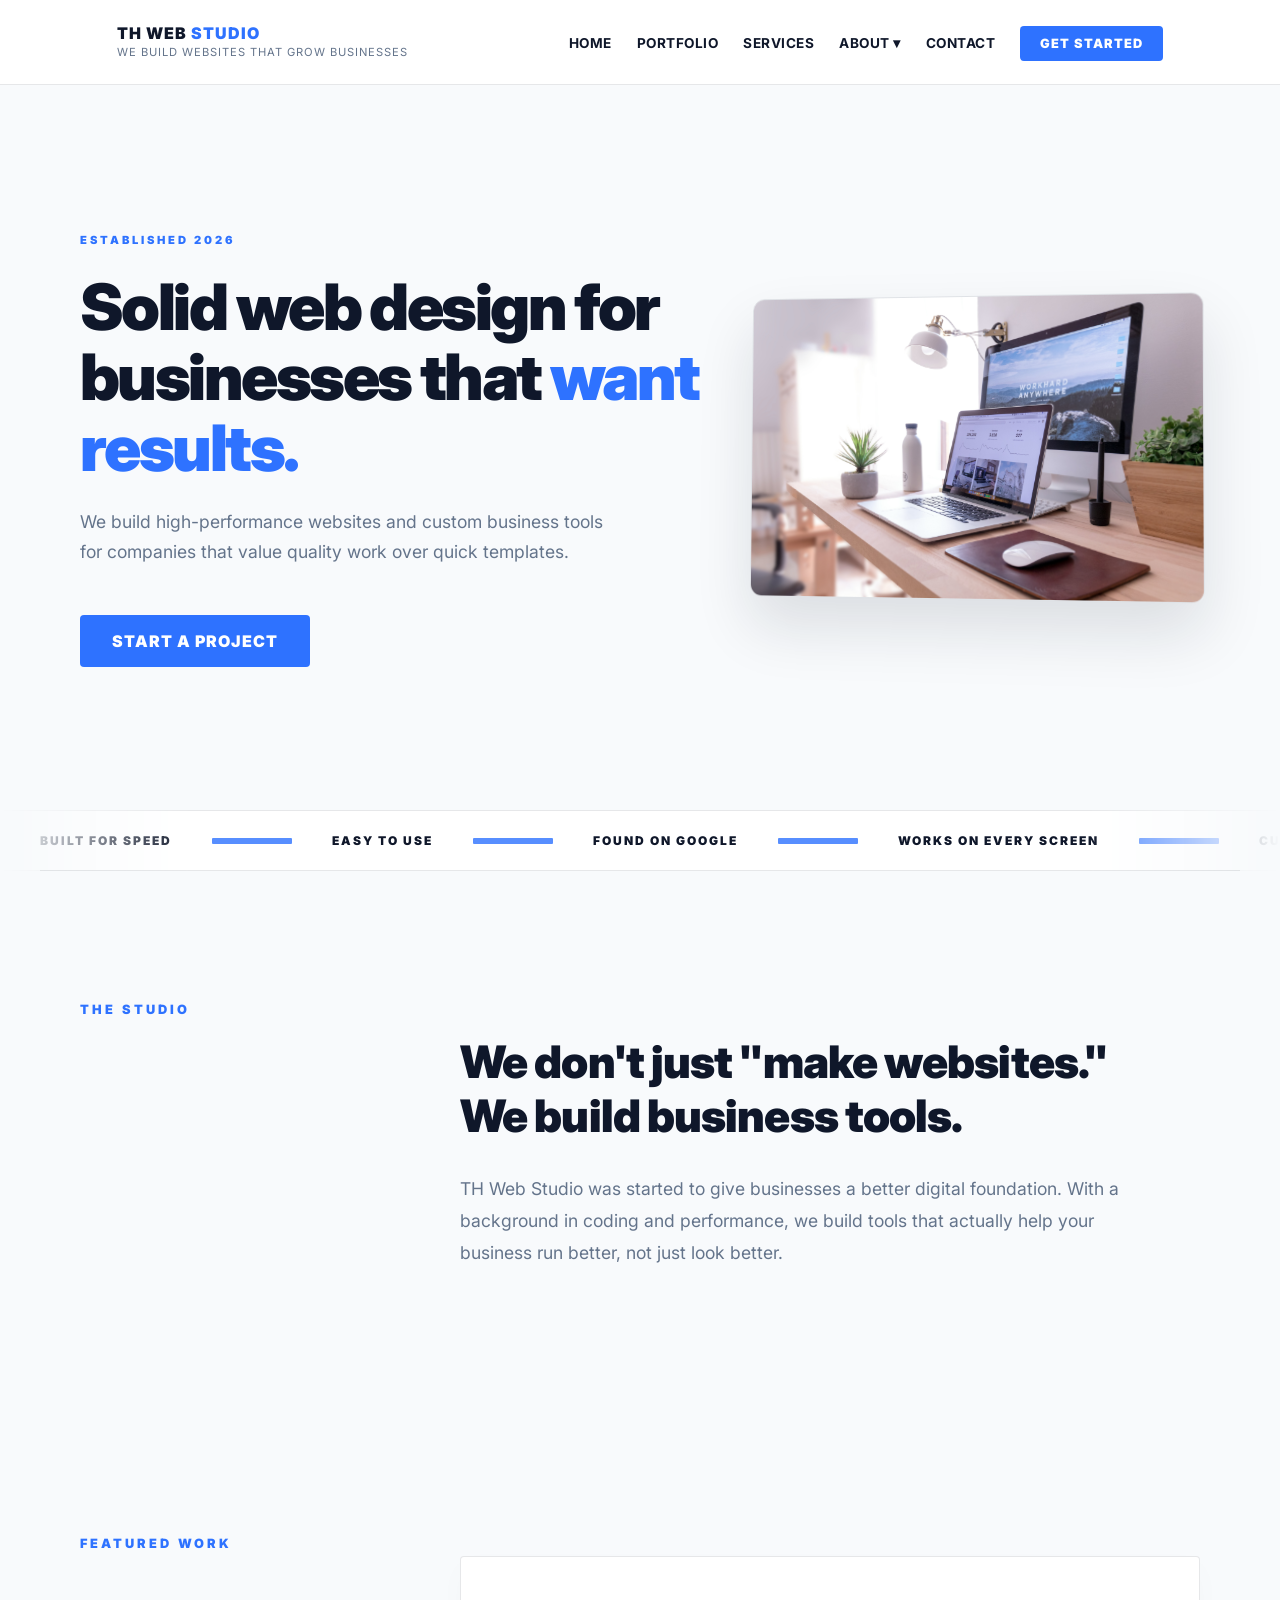
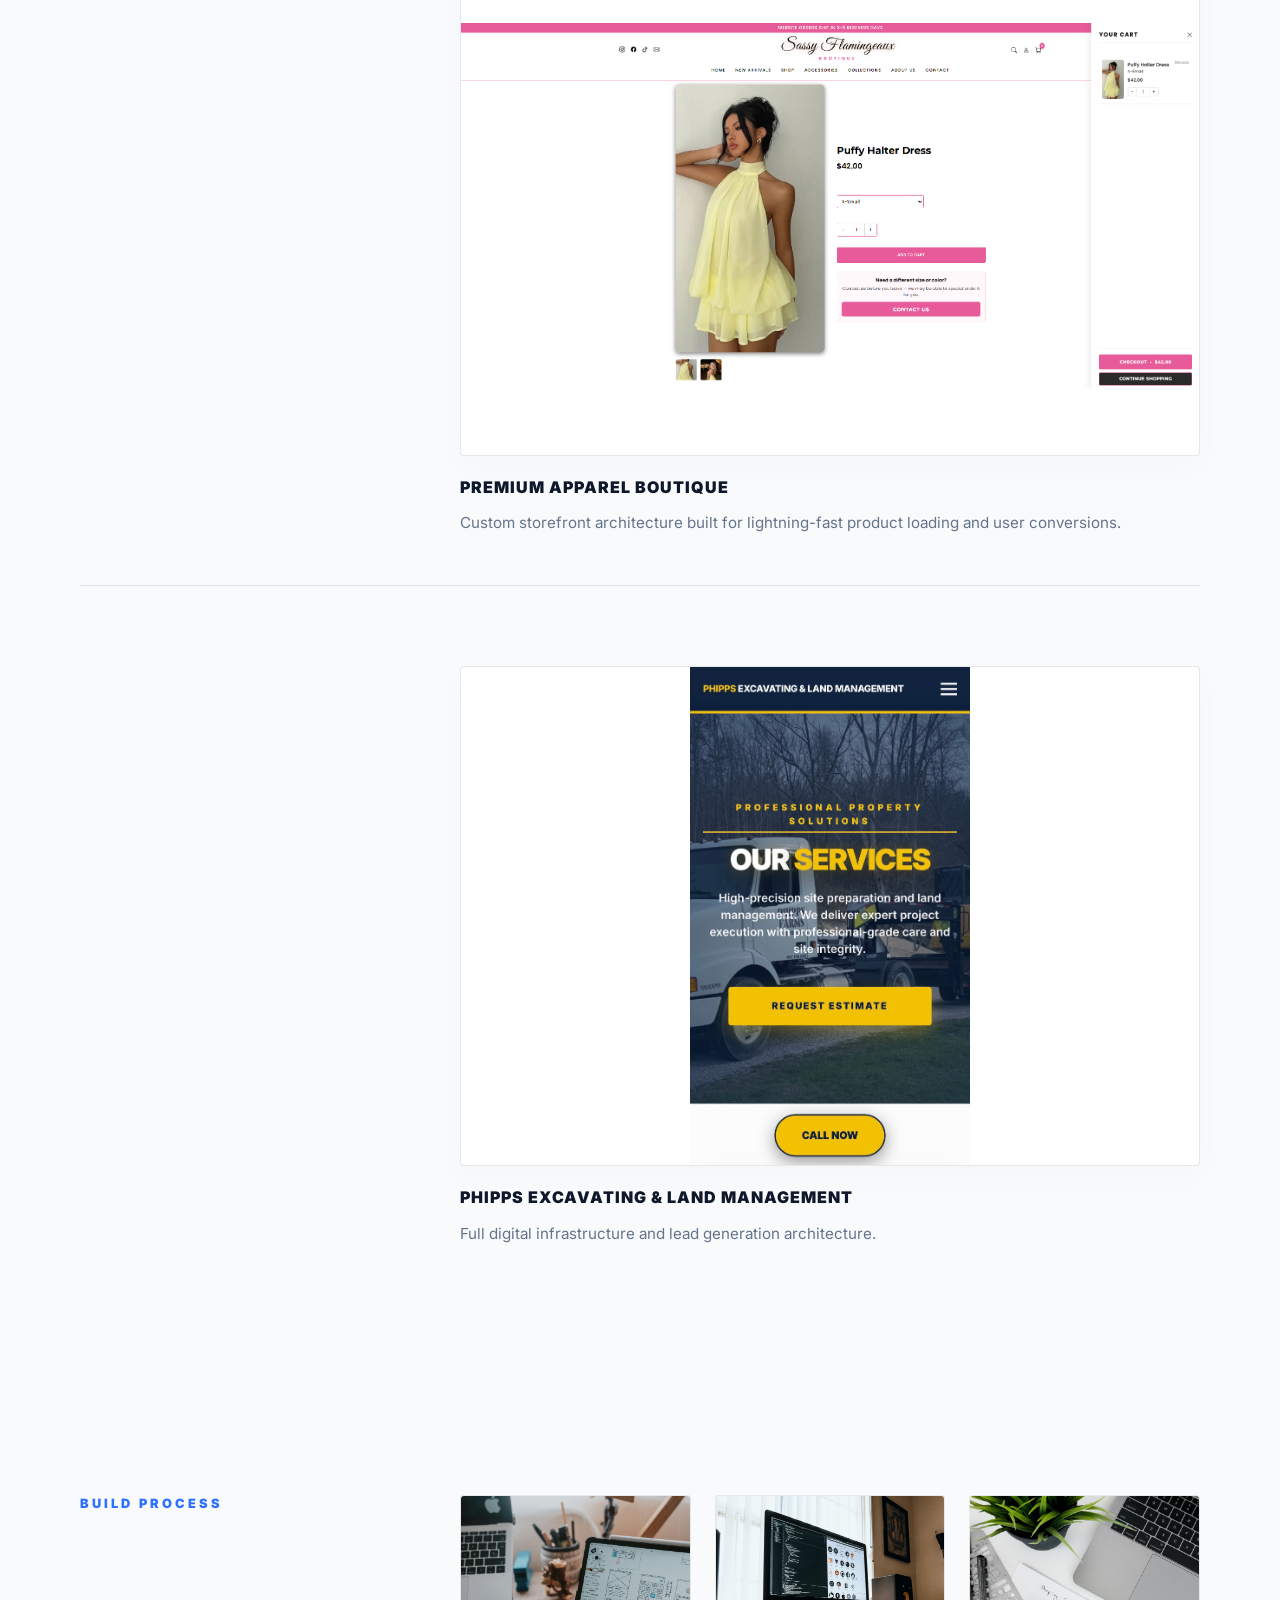
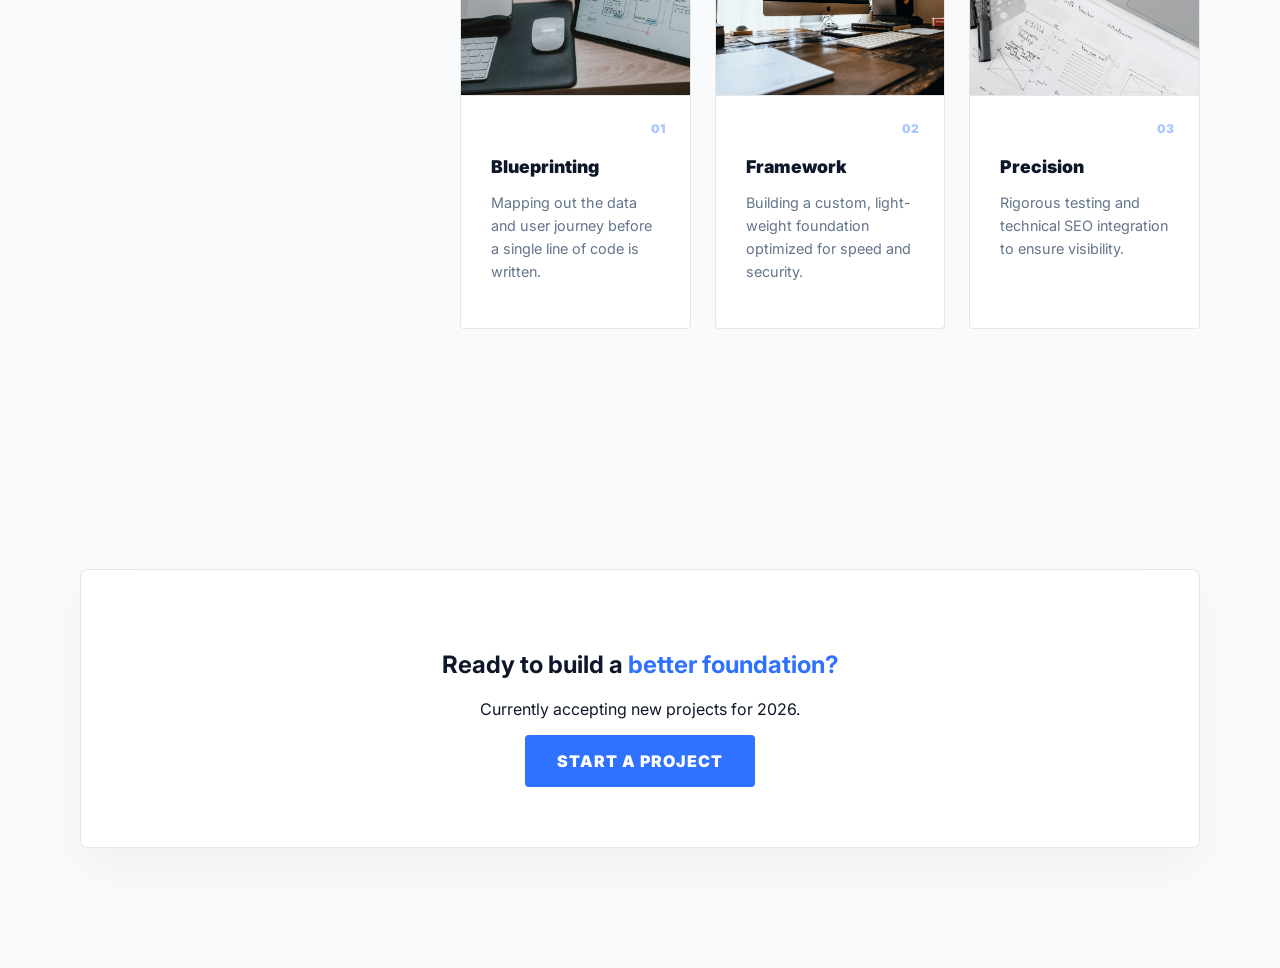
<file: index.html>
<!DOCTYPE html>
<html lang="en">
<head>
    <meta charset="UTF-8">
    <meta name="viewport" content="width=device-width, initial-scale=1.0">
    <title>TH WEB STUDIO | We build websites that grow businesses</title>
    <link rel="stylesheet" href="style.css?v=1.2">
    <link href="https://fonts.googleapis.com/css2?family=Inter:wght@400;700;900&display=swap" rel="stylesheet">
    <style>
        /* MOBILE SAFETY: Prevents horizontal scrolling and text run-off */
        * {
            box-sizing: border-box;
        }
        html, body {
            overflow-x: hidden;
            width: 100%;
            margin: 0;
            padding: 0;
        }
        .container {
            width: 100%;
            max-width: 100vw;
            padding-left: 20px;
            padding-right: 20px;
            margin-left: auto;
            margin-right: auto;
        }
        /* Ensures the grid doesn't force a wide width on small screens */
        .premium-grid {
            display: grid;
            grid-template-columns: repeat(12, 1fr);
            gap: 20px;
            width: 100%;
        }
        /* Mobile adjustment for the hero text wrapping */
        @media (max-width: 768px) {
            h1 {
                word-wrap: break-word;
                overflow-wrap: break-word;
            }
            /* Stack elements vertically on mobile inside your 12-column grid */
            .hero-content, .hero-visual, .studio-label, .studio-body {
                grid-column: span 12;
            }
        }

        /* ==========================================================================
           DESKTOP STYLES: Activates on screens wider than 768px 
           Leaves all mobile styles completely unchanged.
           ========================================================================== */
        @media (min-width: 769px) {
            .container {
                max-width: 1200px; /* Caps the content width so it doesn't stretch infinitely */
                padding-left: 40px;
                padding-right: 40px;
            }

            /* Hero split layout */
            .hero-section .premium-grid {
                align-items: center; /* Vertically centers text with the image */
            }
            .hero-content {
                grid-column: span 7; /* Left side holds the message */
            }
            .hero-visual {
                grid-column: span 5; /* Right side holds the hero image mockup */
            }
            .hero-visual img {
                width: 100%;
                height: auto;
                display: block;
                border-radius: 8px; /* Smooths image edges if desired */
            }

            /* Studio & Featured Work side-by-side split layout */
            .studio-label {
                grid-column: span 4; /* Left column: Title */
            }
            .studio-body {
                grid-column: span 8; /* Right column: Main text block / slideshow */
            }

            /* Build Process 3-Column horizontal alignment */
            .process-grid {
                display: flex;
                gap: 24px;
            }
            .process-item {
                flex: 1; /* Distributes the 3 steps evenly across the screen */
            }

            /* CTA block centering for premium desktop feel */
            .cta-card {
                text-align: center;
                padding: 60px 40px;
            }
        }
    </style>
</head>
<body>

    <div id="nav-placeholder"></div>

    <main>
        <section class="hero-section container">
            <div class="premium-grid">
                <div class="hero-content">
                    <span class="eyebrow">ESTABLISHED 2026</span>
                    <h1>Solid web design for <br>businesses that <span class="blue-text">want results.</span></h1>
                    <p class="hero-subtext">We build high-performance websites and custom business tools for companies that value quality work over quick templates.</p>
                    <div class="hero-actions">
                        <a href="contact.html" class="nav-cta-button hero-btn">Start a Project</a>
                    </div>
                </div>

                <div class="hero-visual">
                    <div class="mockup-container">
                        <img src="images/index-hero.jpg" alt="TH Web Studio Digital Architecture">
                    </div>
                </div>
            </div>
        </section>

        <div class="tech-marquee">
            <div class="marquee-content">
                <span>BUILT FOR SPEED</span> <span class="dot"></span>
                <span>EASY TO USE</span> <span class="dot"></span>
                <span>FOUND ON GOOGLE</span> <span class="dot"></span>
                <span>WORKS ON EVERY SCREEN</span> <span class="dot"></span>
                <span>CUSTOM BUILT FOR YOU</span> <span class="dot"></span>
                <span>NO HIDDEN FEES</span> <span class="dot"></span>
                <span>BUILT FOR SPEED</span> <span class="dot"></span>
                <span>EASY TO USE</span> <span class="dot"></span>
                <span>FOUND ON GOOGLE</span> <span class="dot"></span>
                <span>WORKS ON EVERY SCREEN</span> <span class="dot"></span>
                <span>CUSTOM BUILT FOR YOU</span> <span class="dot"></span>
                <span>NO HIDDEN FEES</span> <span class="dot"></span>
            </div>
        </div>

        <section class="studio-section section-padding container">
            <div class="premium-grid">
                <div class="studio-label">
                    <h2 class="section-title">The Studio</h2>
                </div>
                <div class="studio-body">
                    <h3>We don't just "make websites." <br>We build business tools.</h3>
                    <p>
                        TH Web Studio was started to give businesses a better digital foundation. 
                        With a background in coding and performance, we build tools that actually 
                        help your business run better, not just look better.
                    </p>
                </div>
            </div>
        </section>

        <section class="section-padding container">
            
            <div class="premium-grid" style="margin-bottom: 50px;">
                <div class="studio-label">
                    <h2 class="section-title">Featured Work</h2>
                </div>
                <div class="studio-body">
                    <div class="auto-slideshow info-card">
                        <div class="slide active"><img src="images/Sassy Landing.PNG" alt="Boutique Landing"></div>
                        <div class="slide"><img src="images/shop - cart.PNG" alt="Shop Cart"></div>
                        <div class="slide"><img src="images/collections.PNG" alt="Collections"></div>
                    </div>
                    
                    <div class="work-details">
                        <h4>Premium Apparel Boutique</h4>
                        <p style="margin-bottom: 0;">Custom storefront architecture built for lightning-fast product loading and user conversions.</p>
                    </div>
                </div>
            </div>

            <div class="premium-grid" style="border-top: 1px solid rgba(0,0,0,0.1); padding-top: 50px;">
                <div class="studio-label">
                    <h2 class="section-title" style="visibility: hidden;">Featured Work</h2>
                </div>
                <div class="studio-body">
                    <div class="auto-slideshow info-card">
                        <div class="slide active"><img src="images/phipps-1.jpg" alt="Phipps 1"></div>
                        <div class="slide"><img src="images/phipps-2.jpg" alt="Phipps 2"></div>
                        <div class="slide"><img src="images/phipps-3.jpg" alt="Phipps 3"></div>
                        <div class="slide"><img src="images/phipps-4.jpg" alt="Phipps 4"></div>
                        <div class="slide"><img src="images/phipps-5.jpg" alt="Phipps 5"></div>
                        <div class="slide"><img src="images/phipps-6.jpg" alt="Phipps 6"></div>
                        <div class="slide"><img src="images/phipps-7.jpg" alt="Phipps 7"></div>
                        <div class="slide"><img src="images/phipps-8.jpeg" alt="Phipps 8"></div>
                        <div class="slide"><img src="images/phipps-9.jpg" alt="Phipps 9"></div>
                    </div>
                    
                    <div class="work-details">
                        <h4>Phipps Excavating & Land Management</h4>
                        <p style="margin-bottom: 0;">Full digital infrastructure and lead generation architecture.</p>
                    </div>
                </div>
            </div>
            
        </section>

        <section class="section-padding container">
            <div class="premium-grid">
                <div class="studio-label">
                    <h2 class="section-title">Build Process</h2>
                </div>
                <div class="studio-body">
                    <div class="process-grid">
                        <div class="process-item info-card">
                            <div class="process-image">
                                <img src="images/blueprint-core.jpg" alt="Strategic Blueprinting">
                            </div>
                            <div class="process-text">
                                <span class="step-num">01</span>
                                <h5>Blueprinting</h5>
                                <p>Mapping out the data and user journey before a single line of code is written.</p>
                            </div>
                        </div>

                        <div class="process-item info-card">
                            <div class="process-image">
                                <img src="images/framework-core.jpg" alt="Technical Framework">
                            </div>
                            <div class="process-text">
                                <span class="step-num">02</span>
                                <h5>Framework</h5>
                                <p>Building a custom, light-weight foundation optimized for speed and security.</p>
                            </div>
                        </div>

                        <div class="process-item info-card">
                            <div class="process-image">
                                <img src="images/precision-core.jpg" alt="Absolute Precision">
                            </div>
                            <div class="process-text">
                                <span class="step-num">03</span>
                                <h5>Precision</h5>
                                <p>Rigorous testing and technical SEO integration to ensure visibility.</p>
                            </div>
                        </div>
                    </div>
                </div>
            </div>
        </section>

        <section class="section-padding container">
            <div class="cta-card contact-form">
                <h2>Ready to build a <span class="blue-text">better foundation?</span></h2>
                <p>Currently accepting new projects for 2026.</p>
                <a href="contact.html" class="nav-cta-button">Start a Project</a>
            </div>
        </section>
    </main>

   <script src="script.js"></script>
    <script>
        function initSlideshows() {
            const slideshows = document.querySelectorAll('.auto-slideshow');
            slideshows.forEach(ss => {
                const slides = ss.querySelectorAll('.slide');
                if (slides.length <= 1) return; // Skip if there's only one image
                
                let currentSlide = 0;

                setInterval(() => {
                    slides[currentSlide].classList.remove('active');
                    currentSlide = (currentSlide + 1) % slides.length;
                    slides[currentSlide].classList.add('active');
                }, 4000); // Cycles images every 4 seconds
            });
        }
        // Fire up the slideshows as soon as the page is ready
        document.addEventListener("DOMContentLoaded", initSlideshows);
    </script>
</body>
</html>
</file>
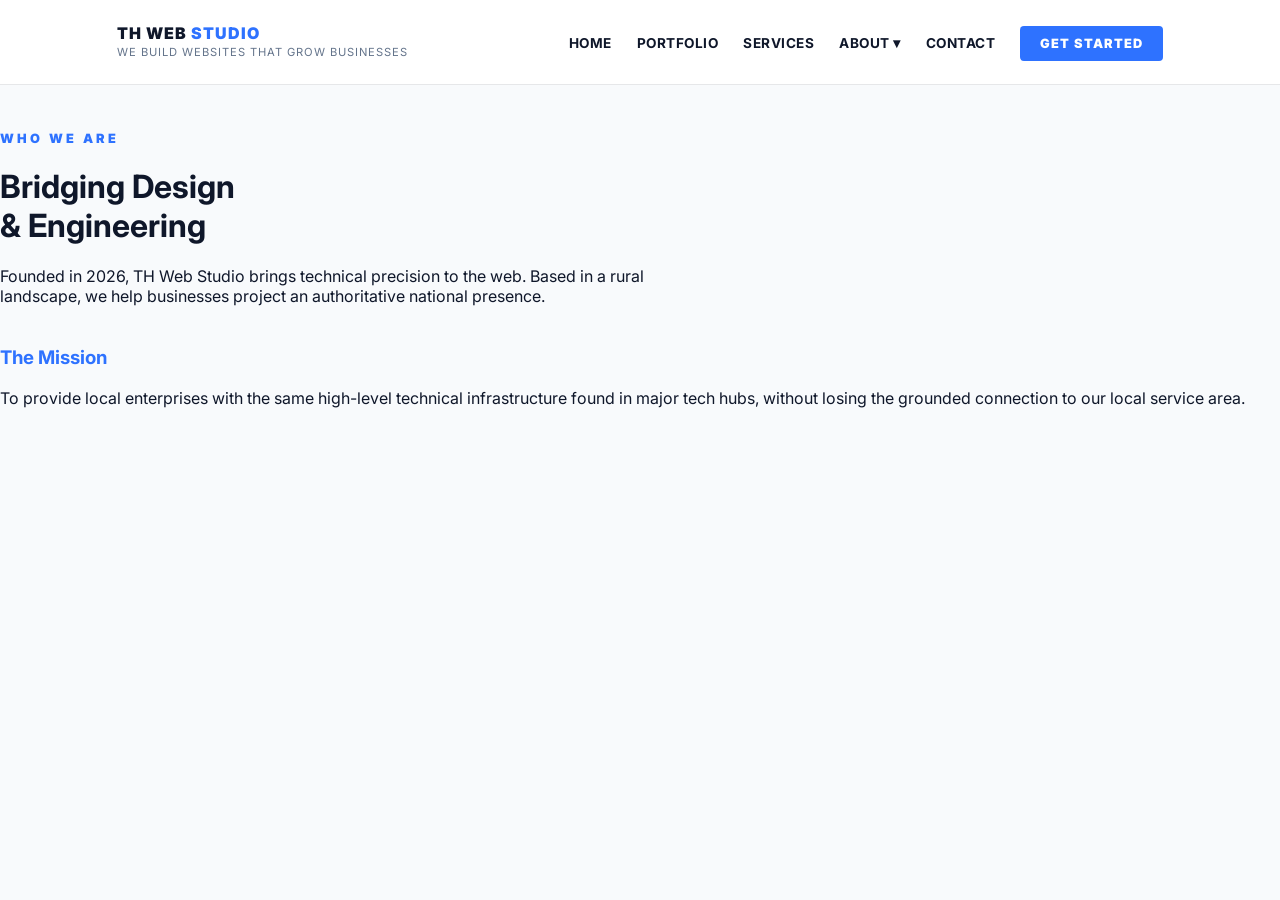
<file: about us.html>
<!DOCTYPE html>
<html lang="en">
<head>
    <meta charset="UTF-8">
    <meta name="viewport" content="width=device-width, initial-scale=1.0">
    <title>About Us | TH WEB STUDIO</title>
    <link rel="stylesheet" href="style.css">
    <link href="https://fonts.googleapis.com/css2?family=Inter:wght@400;700;900&display=swap" rel="stylesheet">
</head>
<body>

    <div id="nav-placeholder"></div>

    <main class="section-padding container">
        <h2 class="section-title">Who We Are</h2>
        <h1>Bridging Design <br>& Engineering</h1>
        <p style="max-width: 700px;">Founded in 2026, TH Web Studio brings technical precision to the web. Based in a rural landscape, we help businesses project an authoritative national presence.</p>
        
        <div class="card" style="margin-top: 40px;">
            <h3 style="color: var(--blue);">The Mission</h3>
            <p>To provide local enterprises with the same high-level technical infrastructure found in major tech hubs, without losing the grounded connection to our local service area.</p>
        </div>
    </main>

    <script src="script.js"></script>
</body>
</html>
</file>
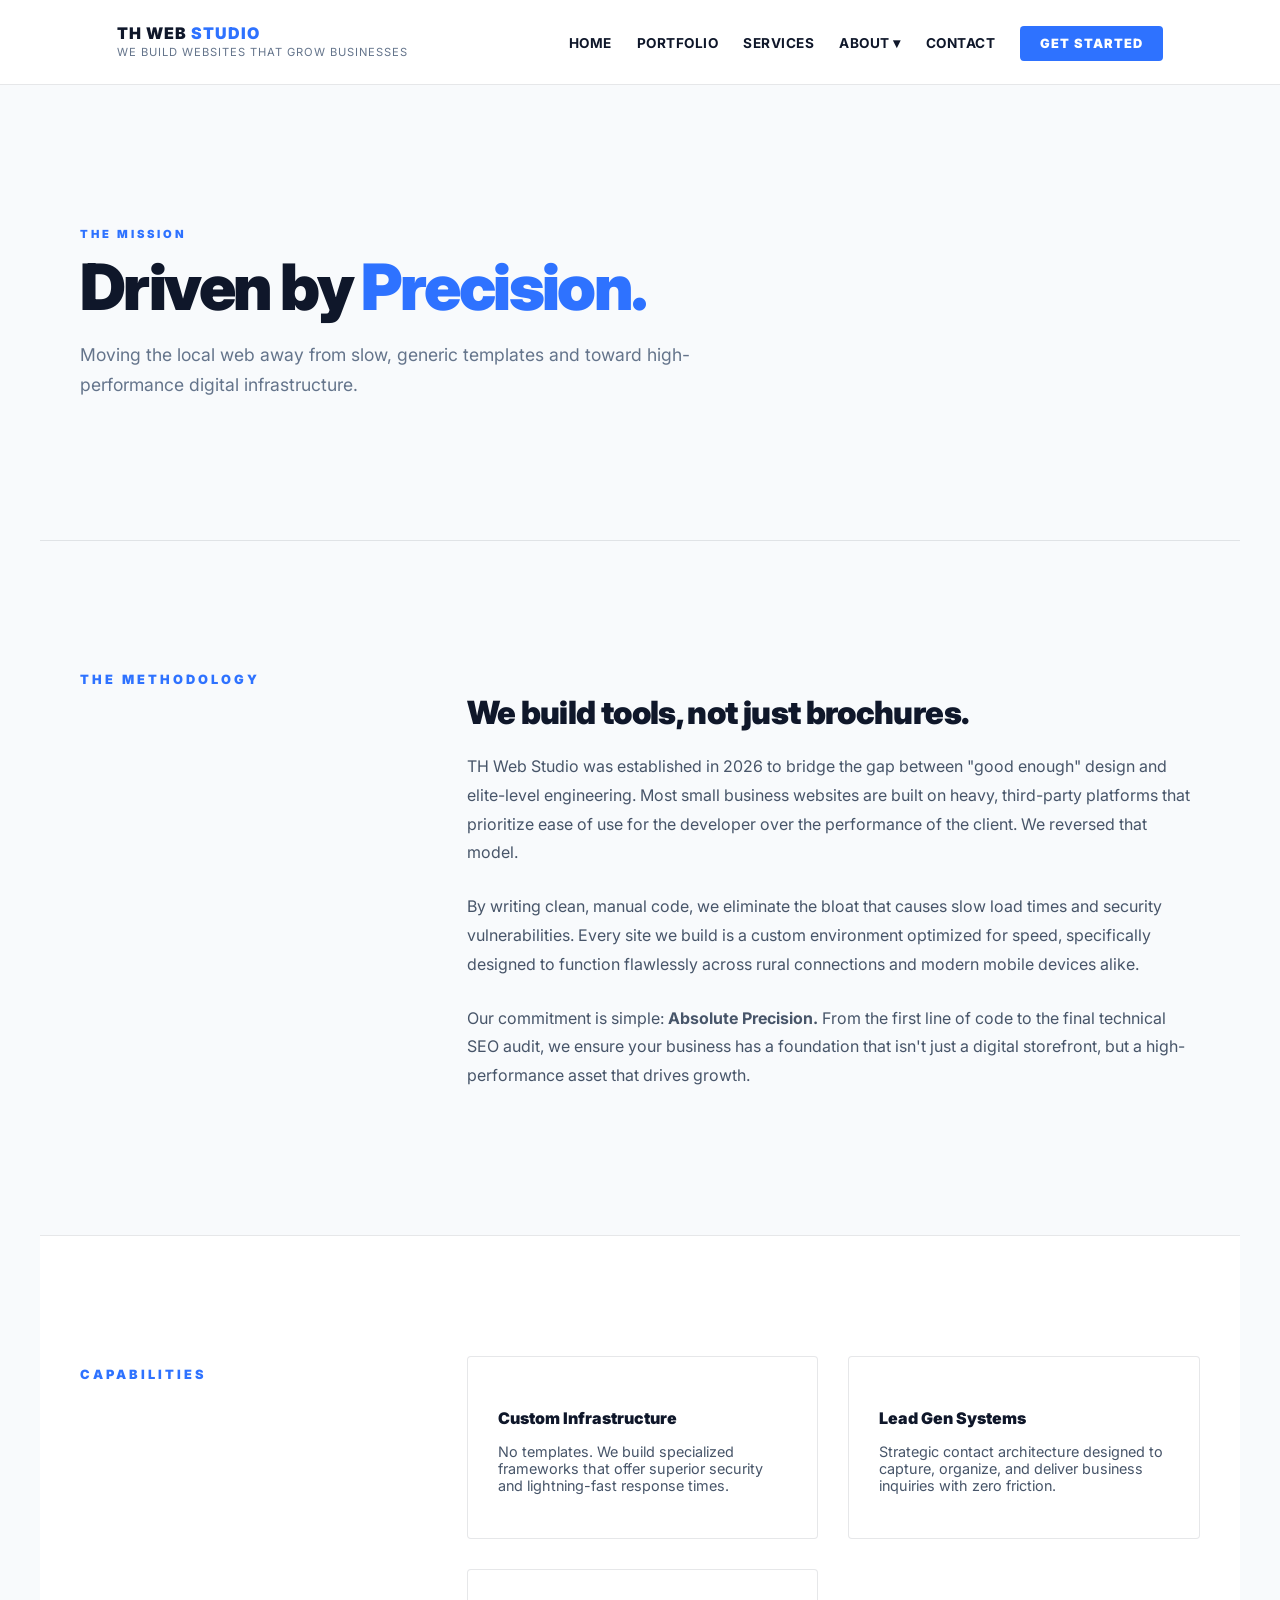
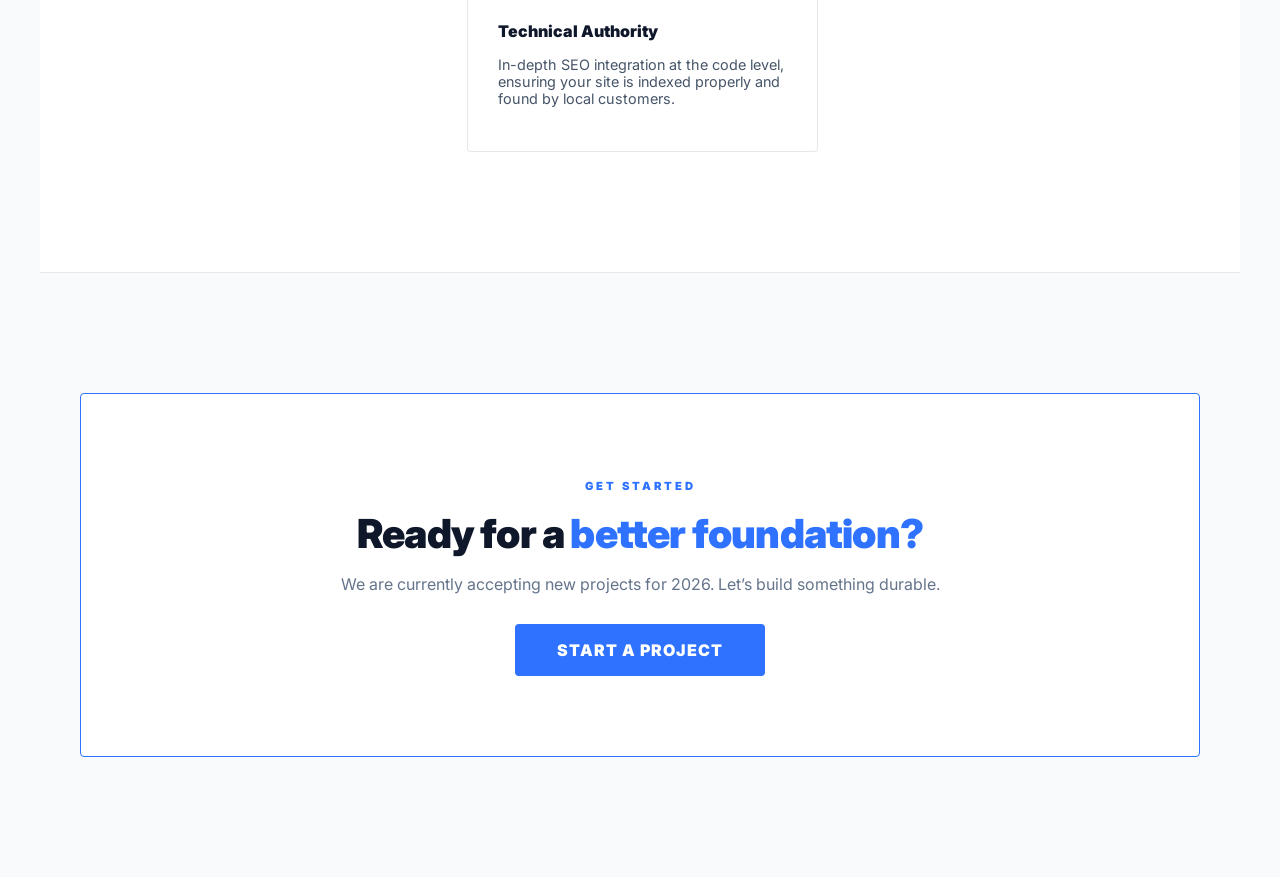
<file: about-us.html>
<!DOCTYPE html>
<html lang="en">
<head>
    <meta charset="UTF-8">
    <meta name="viewport" content="width=device-width, initial-scale=1.0">
    <title>About | TH WEB STUDIO</title>
    <link rel="stylesheet" href="style.css?v=2.2">
    <link href="https://fonts.googleapis.com/css2?family=Inter:wght@400;700;900&display=swap" rel="stylesheet">
    <style>
        /* MOBILE SAFETY & PRECISION OVERRIDES */
        * { box-sizing: border-box; }
        html, body { overflow-x: hidden; width: 100%; margin: 0; padding: 0; }
        .container {
            width: 100%;
            max-width: 100vw;
            padding-left: 20px;
            padding-right: 20px;
            margin-left: auto;
            margin-right: auto;
        }
        .premium-grid {
            display: grid;
            grid-template-columns: repeat(12, 1fr);
            gap: 20px;
            width: 100%;
        }

        /* TEXT COLOR OVERRIDE */
        .about-body p {
            color: #475569 !important;
            margin-bottom: 25px;
            line-height: 1.8;
        }

        @media (max-width: 768px) {
            h1 { word-wrap: break-word; overflow-wrap: break-word; }
            /* Safe stacking for grid elements on mobile viewports */
            .studio-label, .about-body, .capabilities-wrapper {
                grid-column: span 12 !important;
            }
        }

        /* ==========================================================================
           DESKTOP STYLES: Activates on screens wider than 768px 
           Leaves all mobile styles completely unchanged.
           ========================================================================== */
        @media (min-width: 769px) {
            .container {
                max-width: 1200px; /* Caps width to maintain optimal layout readability */
                padding-left: 40px;
                padding-right: 40px;
            }

            .premium-grid {
                gap: 40px; /* Spacious column layout spacing */
            }

            /* Splits the label and body elements into side-by-side columns */
            .studio-label {
                grid-column: span 4 !important;
            }
            .about-body {
                grid-column: span 8 !important;
                margin-top: 0 !important; /* Removes mobile top margin override */
            }
            .capabilities-wrapper {
                grid-column: span 8 !important;
                margin-top: 0 !important;
            }
        }
    </style>
</head>
<body>

    <div id="nav-placeholder"></div>

    <main>
        <section class="hero-section container" style="min-height: 60vh; padding-top: 130px;">
            <div class="premium-grid">
                <div class="hero-content" style="grid-column: 1 / span 12;">
                    <span class="eyebrow">THE MISSION</span>
                    <h1 style="margin: 10px 0; font-size: clamp(2.5rem, 6vw, 4rem); font-weight: 900; letter-spacing: -0.04em;">Driven by <span class="blue-text">Precision.</span></h1>
                    <p class="hero-subtext" style="max-width: 700px;">Moving the local web away from slow, generic templates and toward high-performance digital infrastructure.</p>
                </div>
            </div>
        </section>

        <section class="container section-padding" style="border-top: 1px solid var(--border);">
            <div class="premium-grid">
                <div class="studio-label">
                    <h2 class="section-title">The Methodology</h2>
                </div>
                <div class="about-body" style="grid-column: 1 / span 12; max-width: 900px; margin-top: 20px;">
                    <h3 style="font-size: 2rem; font-weight: 900; margin-bottom: 20px; letter-spacing: -0.02em;">We build tools, not just brochures.</h3>
                    
                    <p>TH Web Studio was established in 2026 to bridge the gap between "good enough" design and elite-level engineering. Most small business websites are built on heavy, third-party platforms that prioritize ease of use for the developer over the performance of the client. We reversed that model.</p>
                    
                    <p>By writing clean, manual code, we eliminate the bloat that causes slow load times and security vulnerabilities. Every site we build is a custom environment optimized for speed, specifically designed to function flawlessly across rural connections and modern mobile devices alike.</p>

                    <p>Our commitment is simple: <strong>Absolute Precision.</strong> From the first line of code to the final technical SEO audit, we ensure your business has a foundation that isn't just a digital storefront, but a high-performance asset that drives growth.</p>
                </div>
            </div>
        </section>

        <section class="container section-padding" style="background: #ffffff; border-top: 1px solid var(--border); border-bottom: 1px solid var(--border);">
            <div class="premium-grid">
                <div class="studio-label">
                    <h2 class="section-title">Capabilities</h2>
                </div>
                <div class="capabilities-wrapper" style="grid-column: 1 / span 12; display: grid; grid-template-columns: repeat(auto-fit, minmax(280px, 1fr)); gap: 30px; margin-top: 30px;">
                    
                    <div class="info-card">
                        <h4 style="font-weight: 900; color: #0f172a; margin-bottom: 10px;">Custom Infrastructure</h4>
                        <p style="font-size: 0.9rem; color: #475569;">No templates. We build specialized frameworks that offer superior security and lightning-fast response times.</p>
                    </div>

                    <div class="info-card">
                        <h4 style="font-weight: 900; color: #0f172a; margin-bottom: 10px;">Lead Gen Systems</h4>
                        <p style="font-size: 0.9rem; color: #475569;">Strategic contact architecture designed to capture, organize, and deliver business inquiries with zero friction.</p>
                    </div>

                    <div class="info-card">
                        <h4 style="font-weight: 900; color: #0f172a; margin-bottom: 10px;">Technical Authority</h4>
                        <p style="font-size: 0.9rem; color: #475569;">In-depth SEO integration at the code level, ensuring your site is indexed properly and found by local customers.</p>
                    </div>

                </div>
            </div>
        </section>

        <section class="container section-padding">
            <div class="info-card" style="text-align: center; padding: 80px 40px; border: 1px solid var(--blue);">
                <span class="eyebrow">GET STARTED</span>
                <h2 style="font-weight: 900; font-size: 2.5rem; margin: 15px 0; letter-spacing: -0.02em;">Ready for a <span class="blue-text">better foundation?</span></h2>
                <p style="color: var(--text-muted); margin-bottom: 30px; max-width: 600px; margin-left: auto; margin-right: auto;">
                    We are currently accepting new projects for 2026. Let’s build something durable.
                </p>
                <a href="contact.html" class="nav-cta-button" style="min-width: 250px;">Start a Project</a>
            </div>
        </section>
    </main>

    <script src="script.js"></script>
</body>
</html>
</file>
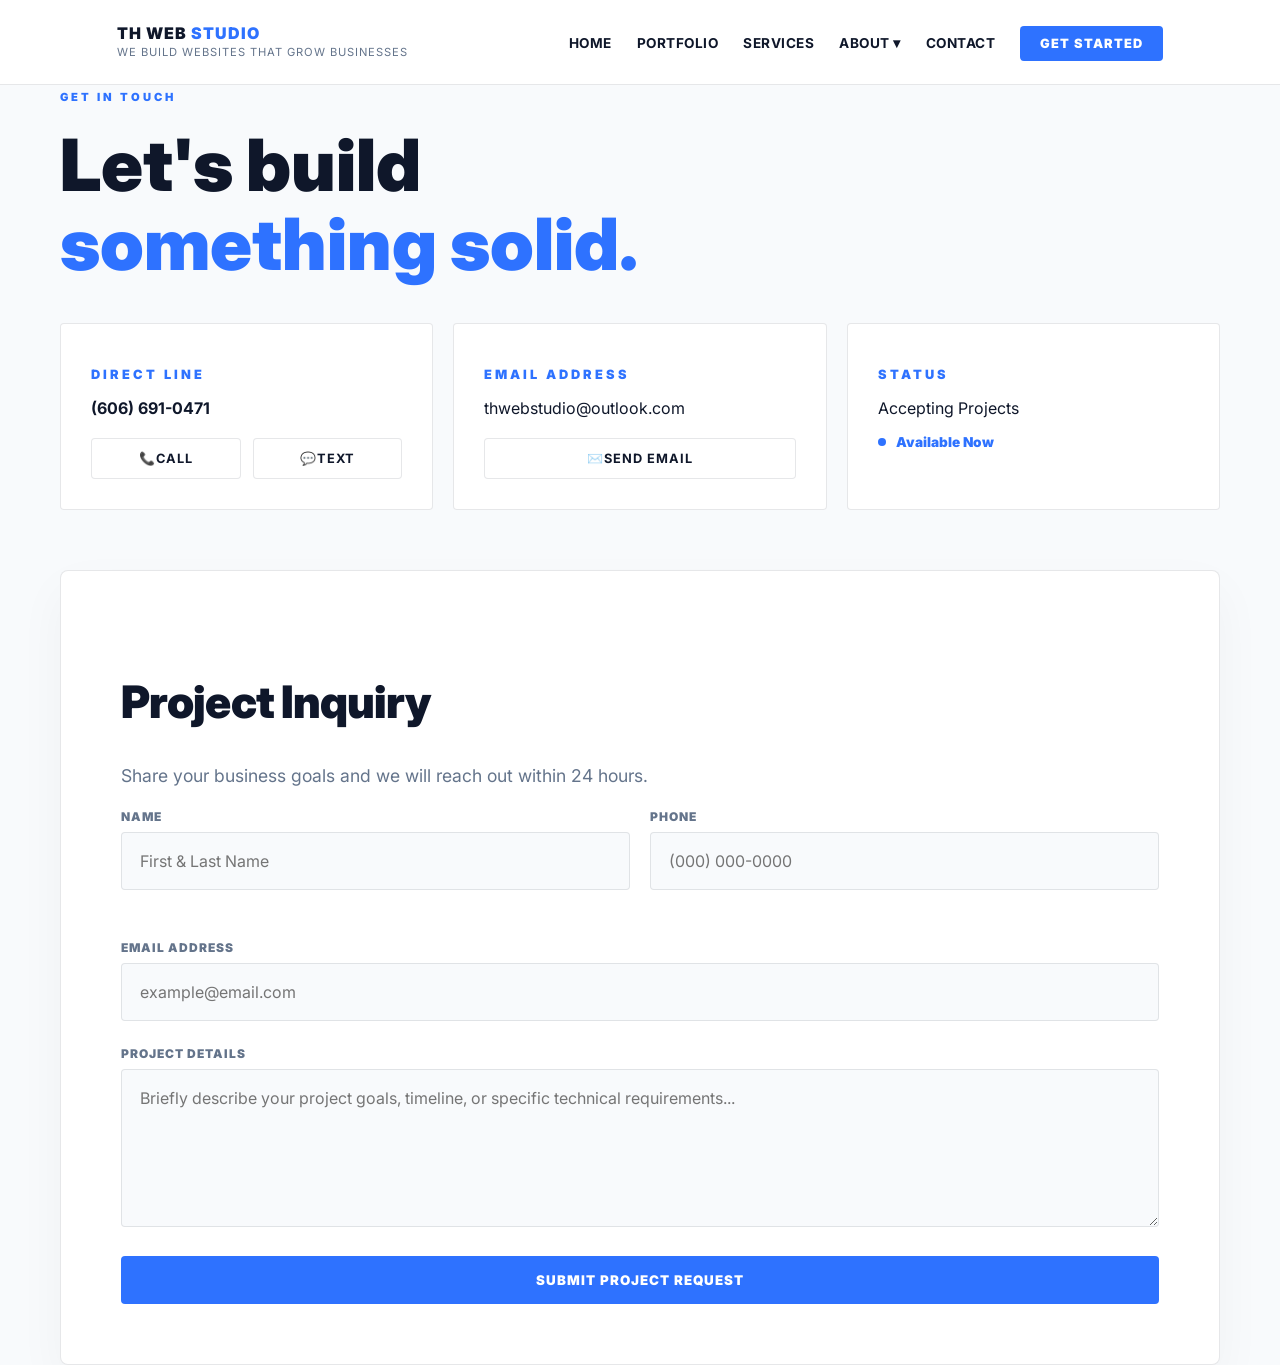
<file: contact.html>
<!DOCTYPE html>
<html lang="en">
<head>
    <meta charset="UTF-8">
    <meta name="viewport" content="width=device-width, initial-scale=1.0">
    
    <!-- THE GUARANTEE: STOPS AUTOMATIC PHONE LINKS -->
    <meta name="format-detection" content="telephone=no">
    
    <title>Contact | TH WEB STUDIO</title>
    <!-- CSS version sync -->
    <link rel="stylesheet" href="style.css?v=1.4">
    <link href="https://fonts.googleapis.com/css2?family=Inter:wght@400;700;900&display=swap" rel="stylesheet">
    
    <style>
        /* MOBILE-FIRST HERO & PHONE PROTECTION */
        * { box-sizing: border-box; }
        
        h1 {
            overflow-wrap: break-word;
            word-wrap: break-word;
            line-height: 1.1;
        }

        /* Ensures the phone number stays Slate/Power Black */
        .phone-display-top {
            color: #0f172a !important;
            text-decoration: none !important;
            font-weight: 700;
        }

        /* Standard container constraints */
        .container {
            width: 100%;
            max-width: 1200px;
            padding: 0 20px;
            margin: 0 auto;
        }

        /* Prevents horizontal scroll on smaller devices */
        html, body {
            overflow-x: hidden;
            width: 100%;
            margin: 0;
            padding: 0;
        }

        @media (max-width: 768px) {
            .top-contact-grid {
                display: grid;
                grid-template-columns: 1fr;
                gap: 15px;
            }
        }
    </style>
</head>
<body class="contact-page">

    <div id="nav-placeholder"></div>

    <main class="container section-padding" style="margin-top: 85px;">
        <div class="contact-header">
            <span class="eyebrow">GET IN TOUCH</span>
            <!-- Responsive clamp ensures no cutoff -->
            <h1 style="font-size: clamp(2rem, 7vw, 4.5rem); font-weight: 900; margin: 20px 0 40px;">
                Let's build <br><span class="blue-text">something solid.</span>
            </h1>
            
            <div class="top-contact-grid">
                <!-- PHONE CARD -->
                <div class="info-card highlight-card">
                    <h3 class="section-title">Direct Line</h3>
                    <p class="phone-display-top">(606) 691-0471</p>
                    <div class="card-actions">
                        <a href="tel:6066910471" class="action-link-btn">
                            <span class="icon">📞</span> Call
                        </a>
                        <a href="sms:6066910471" class="action-link-btn">
                            <span class="icon">💬</span> Text
                        </a>
                    </div>
                </div>

                <!-- EMAIL CARD -->
                <div class="info-card">
                    <h3 class="section-title">Email Address</h3>
                    <p class="contact-detail-text">thwebstudio@outlook.com</p>
                    <div class="card-actions">
                        <a href="mailto:thwebstudio@outlook.com" class="action-link-btn wide-btn">
                            <span class="icon">✉️</span> Send Email
                        </a>
                    </div>
                </div>

                <!-- STATUS CARD -->
                <div class="info-card status-card">
                    <h3 class="section-title">Status</h3>
                    <p class="contact-detail-text">Accepting Projects</p>
                    <div class="status-indicator">
                        <span class="pulse-dot"></span> Available Now
                    </div>
                </div>
            </div>
        </div>

        <!-- PROJECT FORM -->
        <div class="premium-grid" style="margin-top: 60px;">
            <div class="studio-body" style="grid-column: 1 / span 12;">
                <form action="https://formspree.io/f/xwvajwwn" method="POST" class="contact-form" id="project-form">
                    
                    <div class="form-header-premium">
                        <h3 class="blue-text">Project Inquiry</h3>
                        <div class="header-line"></div>
                        <p>Share your business goals and we will reach out within 24 hours.</p>
                    </div>
                    
                    <div class="form-row">
                        <div class="form-group">
                            <label>Name</label>
                            <input type="text" name="name" placeholder="First & Last Name" required>
                        </div>
                        <div class="form-group">
                            <label>Phone</label>
                            <input type="tel" name="phone" placeholder="(000) 000-0000" required>
                        </div>
                    </div>

                    <div class="form-group">
                        <label>Email Address</label>
                        <input type="email" name="_replyto" placeholder="example@email.com" required>
                    </div>

                    <div class="form-group">
                        <label>Project Details</label>
                        <textarea name="message" rows="6" placeholder="Briefly describe your project goals, timeline, or specific technical requirements..."></textarea>
                    </div>

                    <button type="submit" id="submit-btn" class="nav-cta-button" style="width: 100%; border: none; cursor: pointer; text-transform: uppercase; letter-spacing: 1px; font-weight: 900;">
                        Submit Project Request
                    </button>
                </form>
            </div>
        </div>
    </main>

    <script src="script.js"></script>

    <script>
      const form = document.getElementById("project-form");
      const button = document.getElementById("submit-btn");

      form.addEventListener("submit", async function(event) {
        event.preventDefault();
        button.innerText = "SENDING...";
        button.disabled = true;

        const data = new FormData(event.target);
        
        fetch(event.target.action, {
          method: 'POST',
          body: data,
          headers: { 'Accept': 'application/json' }
        }).then(response => {
          if (response.ok) {
            // Success redirect to your Cloudflare Pages thanks page
            window.location.href = "https://thwebstudio-v1.pages.dev/thanks.html";
          } else {
            button.innerText = "ERROR - TRY AGAIN";
            button.disabled = false;
            alert("There was a problem. Please try again.");
          }
        }).catch(error => {
          button.innerText = "ERROR - TRY AGAIN";
          button.disabled = false;
        });
      });
    </script>
</body>
</html>
</file>
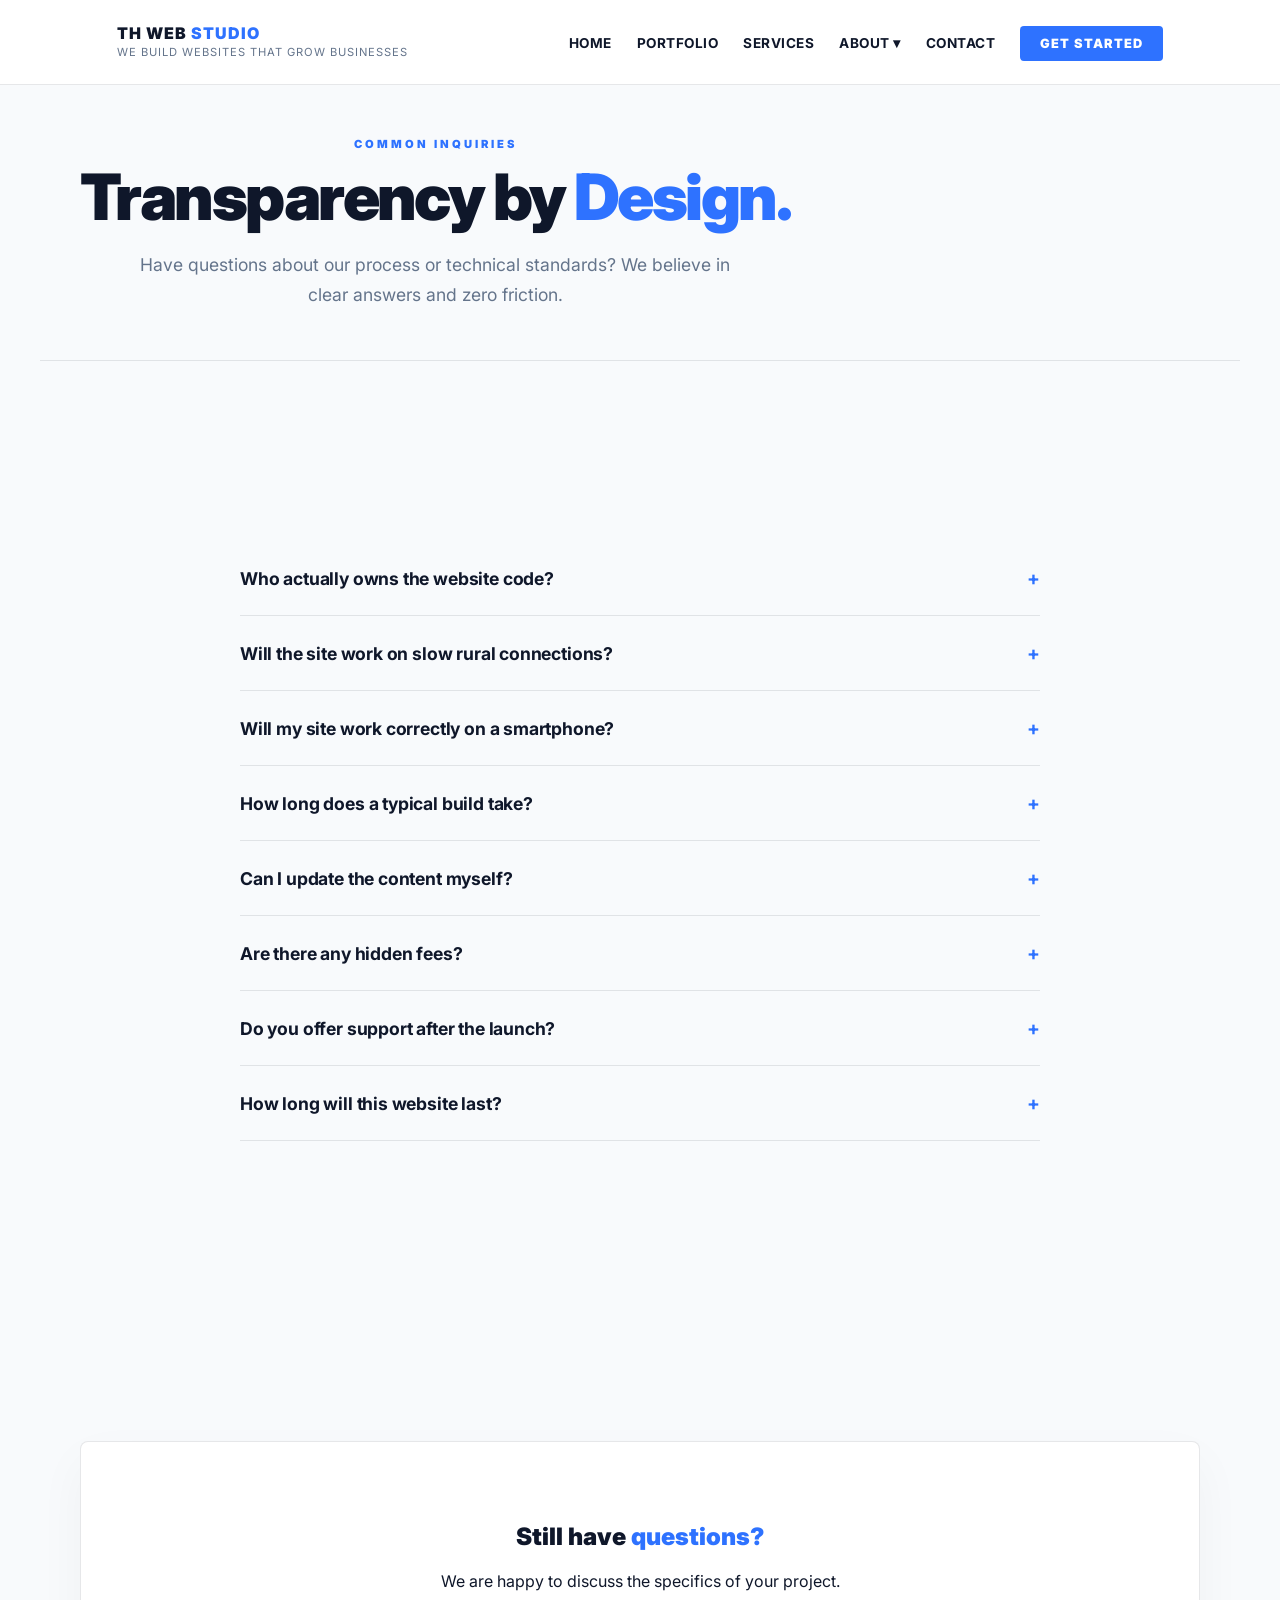
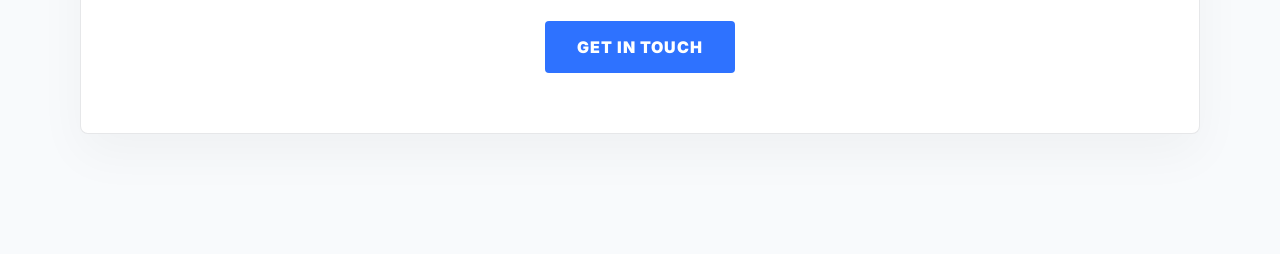
<file: faq.html>
<!DOCTYPE html>
<html lang="en">
<head>
    <meta charset="UTF-8">
    <meta name="viewport" content="width=device-width, initial-scale=1.0">
    <title>FAQ | TH WEB STUDIO</title>
    <link rel="stylesheet" href="style.css?v=2.9">
    <link href="https://fonts.googleapis.com/css2?family=Inter:wght@400;700;900&display=swap" rel="stylesheet">
    <style>
        /* MOBILE SAFETY & PRECISION OVERRIDES */
        * { box-sizing: border-box; }
        html, body { overflow-x: hidden; width: 100%; margin: 0; padding: 0; }
        .container {
            width: 100%;
            max-width: 100vw;
            padding-left: 20px;
            padding-right: 20px;
            margin-left: auto;
            margin-right: auto;
        }

        /* FAQ ACCORDION STYLING */
        .faq-container {
            max-width: 800px;
            margin: 40px auto;
        }
        .faq-item {
            border-bottom: 1px solid var(--border);
            padding: 25px 0;
            cursor: pointer;
        }
        .faq-question {
            display: flex;
            justify-content: space-between;
            align-items: center;
        }
        .faq-question h3 {
            font-size: 1.1rem;
            font-weight: 700;
            margin: 0;
            color: #0f172a;
            letter-spacing: -0.01em;
        }
        .faq-icon {
            font-size: 1.2rem;
            color: var(--blue);
            transition: transform 0.3s ease;
            font-weight: bold;
        }
        .faq-answer {
            max-height: 0;
            overflow: hidden;
            transition: max-height 0.4s cubic-bezier(0.4, 0, 0.2, 1);
        }
        .faq-answer p {
            color: #475569 !important;
            font-size: 0.95rem;
            line-height: 1.7;
            margin: 15px 0 0 0;
        }
        .faq-item.active .faq-answer {
            max-height: 450px; 
        }
        .faq-item.active .faq-icon {
            transform: rotate(45deg);
        }

        @media (max-width: 768px) {
            h1 { word-wrap: break-word; overflow-wrap: break-word; }
        }

        /* ==========================================================================
           DESKTOP STYLES: Activates on screens wider than 768px 
           Leaves all mobile layout structural elements completely unchanged.
           ========================================================================== */
        @media (min-width: 769px) {
            .container {
                max-width: 1200px;
                padding-left: 40px;
                padding-right: 40px;
            }

            /* Centers the headline layout matching your contact page hierarchy */
            .faq-header-alignment {
                text-align: center;
            }

            .faq-header-alignment p {
                margin-left: auto !important;
                margin-right: auto !important;
            }

            /* Extra vertical separation space for reading layouts on large monitors */
            .faq-container {
                margin: 60px auto;
            }
        }
    </style>
</head>
<body>

    <div id="nav-placeholder"></div>

    <main>
        <section class="hero-section container" style="min-height: 40vh; padding-top: 130px;">
            <div class="premium-grid">
                <div class="faq-header-alignment" style="grid-column: 1 / span 12;">
                    <span class="eyebrow">COMMON INQUIRIES</span>
                    <h1 style="margin: 10px 0; font-size: clamp(2.5rem, 6vw, 4rem); font-weight: 900; letter-spacing: -0.04em;">Transparency by <span class="blue-text">Design.</span></h1>
                    <p class="hero-subtext" style="max-width: 600px;">Have questions about our process or technical standards? We believe in clear answers and zero friction.</p>
                </div>
            </div>
        </section>

        <section class="container section-padding" style="border-top: 1px solid var(--border);">
            <div class="faq-container">
                
                <div class="faq-item">
                    <div class="faq-question">
                        <h3>Who actually owns the website code?</h3>
                        <span class="faq-icon">+</span>
                    </div>
                    <div class="faq-answer">
                        <p>You do. Unlike agencies that use proprietary locked systems to keep you paying forever, we believe you should own your business assets. While most clients prefer us to handle technical hosting and maintenance, the ownership of the code always belongs to you.</p>
                    </div>
                </div>

                <div class="faq-item">
                    <div class="faq-question">
                        <h3>Will the site work on slow rural connections?</h3>
                        <span class="faq-icon">+</span>
                    </div>
                    <div class="faq-answer">
                        <p>Yes. This is a core development standard for our studio. By writing clean, manual code and optimizing every asset, we ensure your site loads quickly even in areas with limited connectivity or on older mobile devices.</p>
                    </div>
                </div>

                <div class="faq-item">
                    <div class="faq-question">
                        <h3>Will my site work correctly on a smartphone?</h3>
                        <span class="faq-icon">+</span>
                    </div>
                    <div class="faq-answer">
                        <p>Your site is built for mobile first. We recognize that your customers are often looking for your services while on a job site or on the road. We optimize the interface specifically for thumb navigation and fast loading on mobile data networks.</p>
                    </div>
                </div>

                <div class="faq-item">
                    <div class="faq-question">
                        <h3>How long does a typical build take?</h3>
                        <span class="faq-icon">+</span>
                    </div>
                    <div class="faq-answer">
                        <p>Our specialized workflow allows us to deliver high performance digital infrastructure in <strong>around 2 to 4 weeks</strong>. Provided the necessary project information and assets are available, we move from strategy to launch with absolute precision and zero unnecessary delays.</p>
                    </div>
                </div>

                <div class="faq-item">
                    <div class="faq-question">
                        <h3>Can I update the content myself?</h3>
                        <span class="faq-icon">+</span>
                    </div>
                    <div class="faq-answer">
                        <p>We provide the capability for you to handle basic text and image updates. However, most of our clients choose our <strong>Monthly Infrastructure Plan</strong>. This ensures that your site remains optimized, secure, and technically sound without you having to touch a single line of code.</p>
                    </div>
                </div>

                <div class="faq-item">
                    <div class="faq-question">
                        <h3>Are there any hidden fees?</h3>
                        <span class="faq-icon">+</span>
                    </div>
                    <div class="faq-answer">
                        <p>None. We believe in total transparency. Your initial quote covers the complete build of the site. You will be responsible for purchasing your own domain name to ensure you maintain full ownership of your digital address. While we offer professional management plans for security and updates, these are optional and clearly defined upfront.</p>
                    </div>
                </div>

                <div class="faq-item">
                    <div class="faq-question">
                        <h3>Do you offer support after the launch?</h3>
                        <span class="faq-icon">+</span>
                    </div>
                    <div class="faq-answer">
                        <p>Absolutely. We do not just hand over a link and disappear. We offer managed infrastructure plans to handle hosting, security updates, and performance monitoring. This professional management ensures your site stays stable and resistant to exploits.</p>
                    </div>
                </div>

                <div class="faq-item">
                    <div class="faq-question">
                        <h3>How long will this website last?</h3>
                        <span class="faq-icon">+</span>
                    </div>
                    <div class="faq-answer">
                        <p>Because we use clean, manual code rather than relying on trendy, bloated templates, our sites have a significantly longer lifespan. We build on a foundation of technical authority, meaning your site is engineered to remain fast and secure for years to come.</p>
                    </div>
                </div>

            </div>
        </section>

        <section class="container section-padding">
            <div class="contact-form" style="text-align: center; background: #ffffff;">
                <h2 style="font-weight: 900;">Still have <span class="blue-text">questions?</span></h2>
                <p style="margin-bottom: 30px;">We are happy to discuss the specifics of your project.</p>
                <div style="display: flex; justify-content: center;">
                    <a href="contact.html" class="nav-cta-button">Get in Touch</a>
                </div>
            </div>
        </section>
    </main>

    <script>
        document.querySelectorAll('.faq-item').forEach(item => {
            item.addEventListener('click', () => {
                const isActive = item.classList.contains('active');
                document.querySelectorAll('.faq-item').forEach(otherItem => {
                    otherItem.classList.remove('active');
                });
                if (!isActive) {
                    item.classList.add('active');
                }
            });
        });
    </script>
    <script src="script.js"></script>
</body>
</html>
</file>
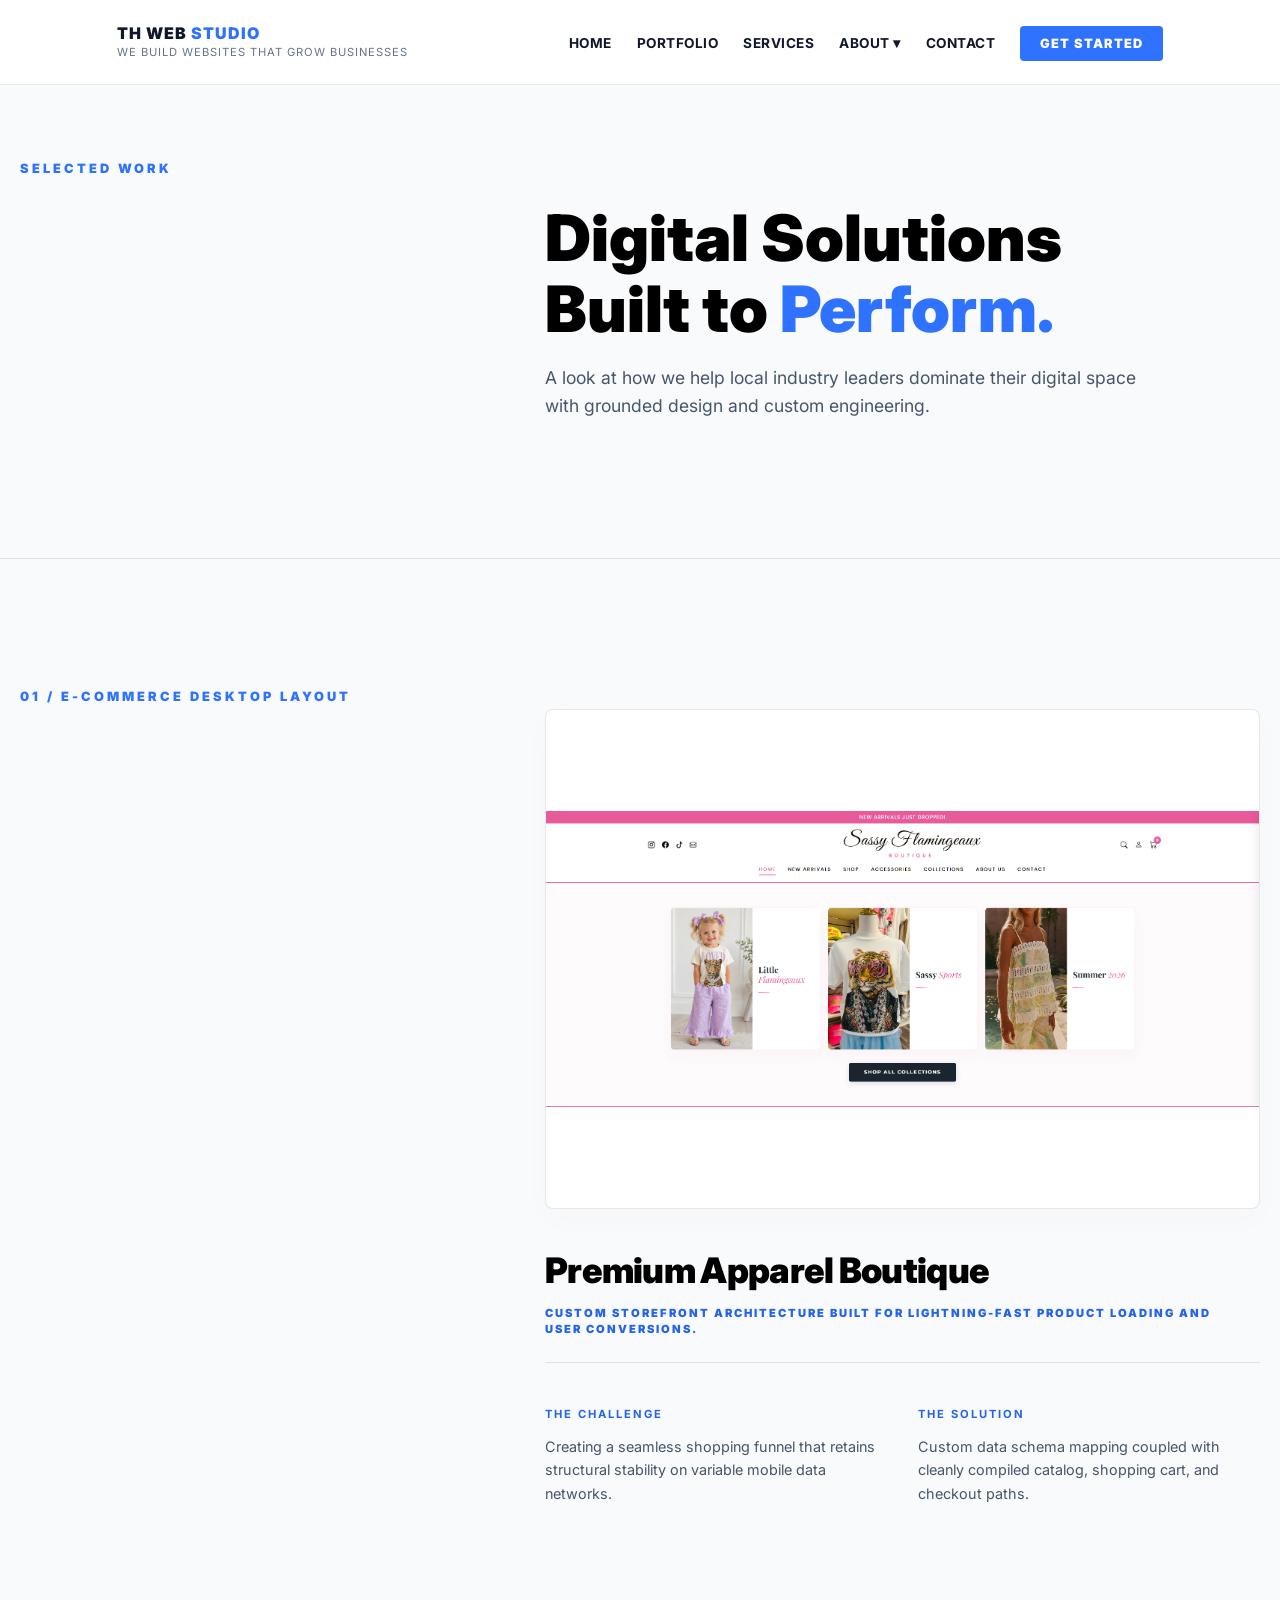
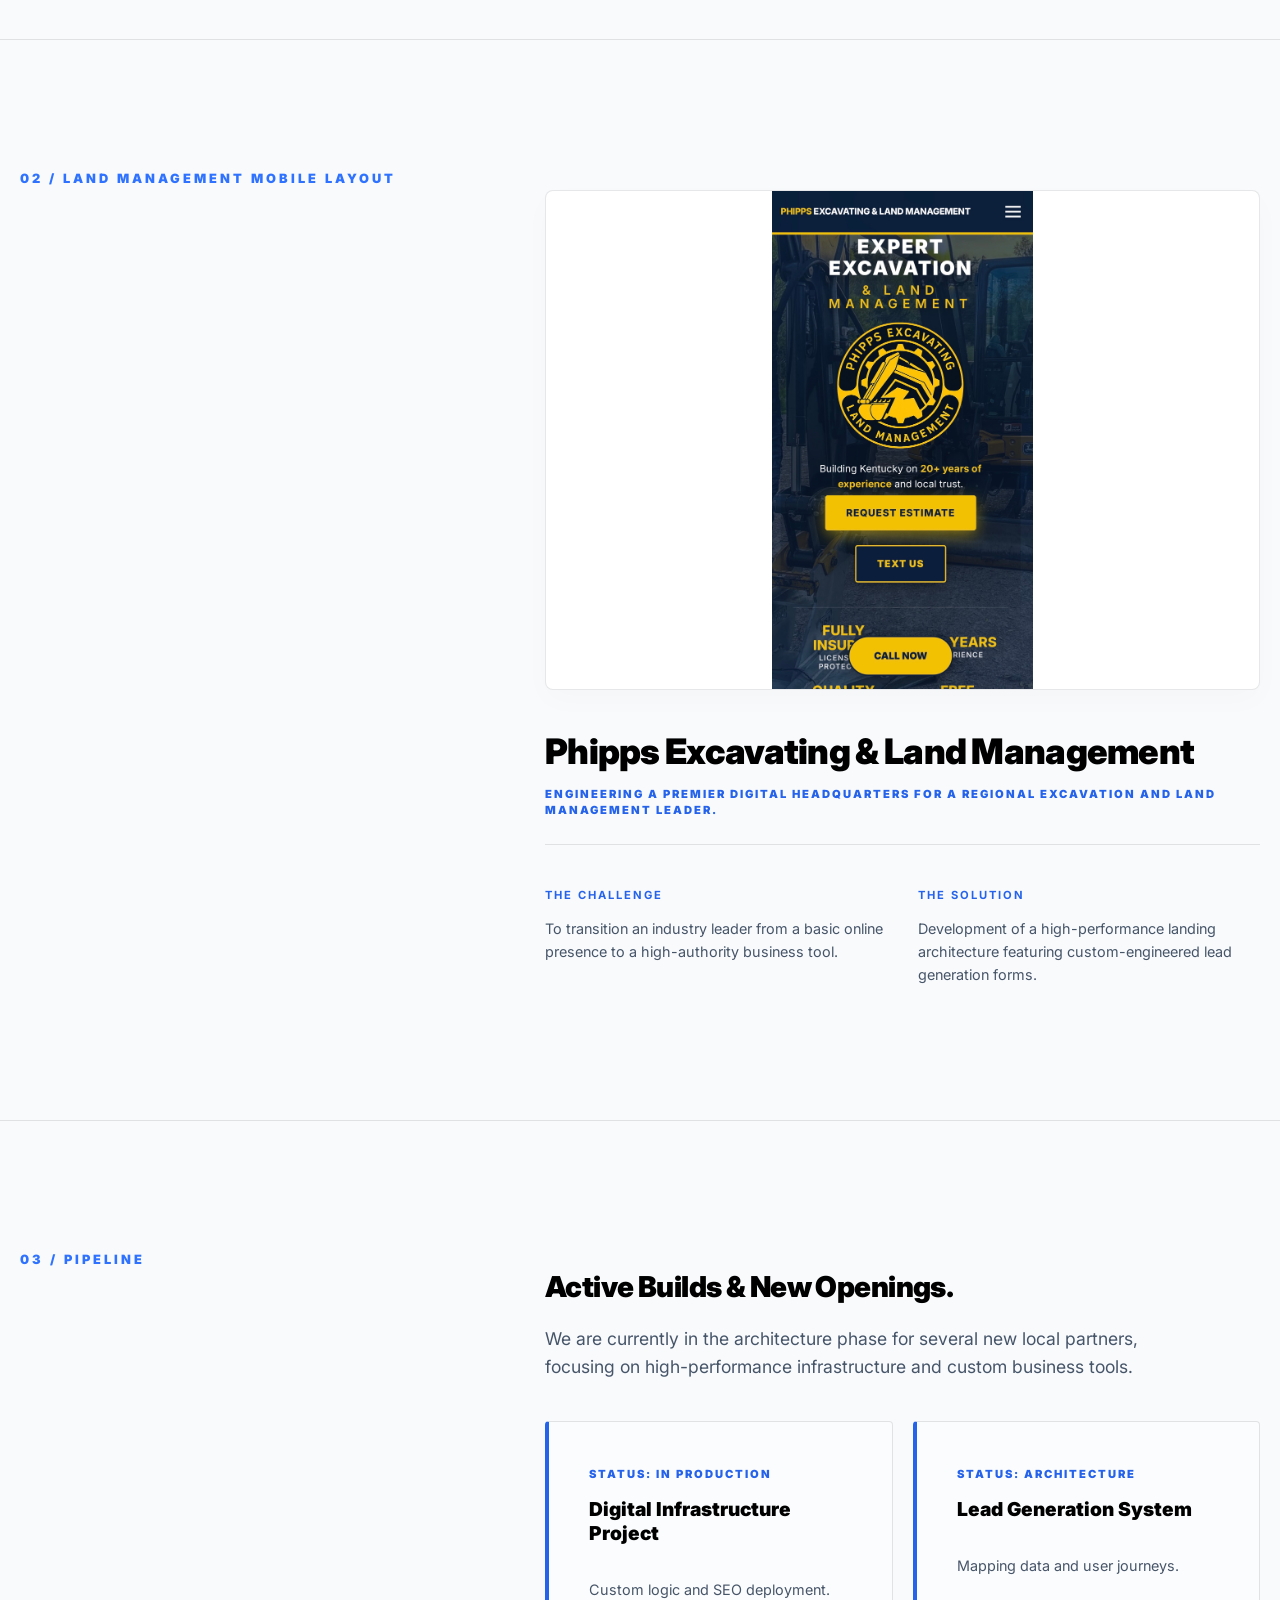
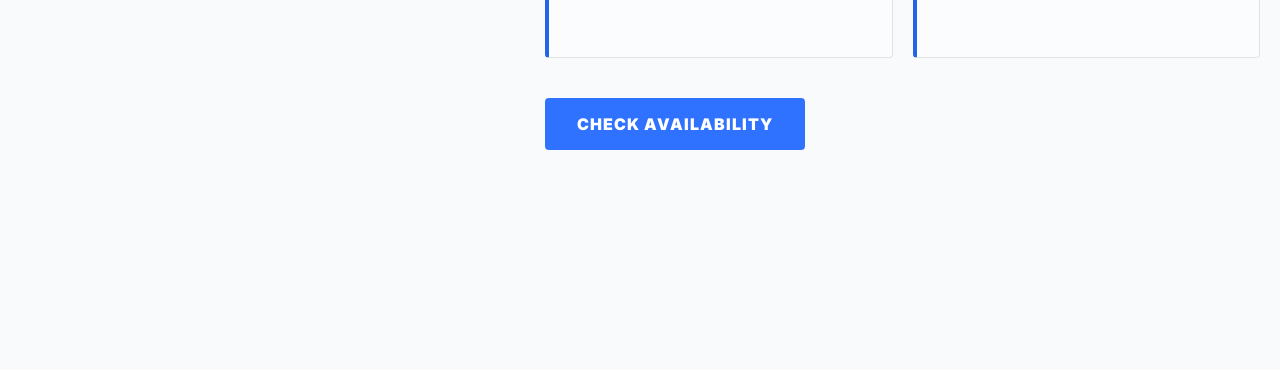
<file: portfolio.html>
<!DOCTYPE html>
<html lang="en">
<head>
    <meta charset="UTF-8">
    <meta name="viewport" content="width=device-width, initial-scale=1.0">
    <title>Portfolio | TH WEB STUDIO</title>
    
    <link rel="stylesheet" href="style.css"> 
    <link href="https://fonts.googleapis.com/css2?family=Inter:wght@400;700;900&display=swap" rel="stylesheet">
    <style>
        /* Mobile-safety resets */
        * {
            box-sizing: border-box;
        }
        html, body {
            overflow-x: hidden;
            width: 100%;
            margin: 0;
            padding: 0;
        }
        .container {
            width: 100%;
            max-width: 100vw;
            padding-left: 20px;
            padding-right: 20px;
        }
    </style>
</head>
<body>

    <div id="nav-placeholder"></div>

    <main>
        <section class="section-padding container" style="padding-top: 150px;">
            <div class="premium-grid">
                <div class="studio-label">
                    <h2 class="section-title">Selected Work</h2>
                </div>
                <div class="studio-body">
                    <h1 style="font-size: clamp(2.2rem, 8vw, 4rem); line-height: 1.1; font-weight: 900; margin-bottom: 20px; color: #000000; word-wrap: break-word;">
                        Digital Solutions <br>Built to <span class="blue-text">Perform.</span>
                    </h1>
                    <p style="max-width: 600px; color: #475569; font-size: 1.1rem; line-height: 1.6;">A look at how we help local industry leaders dominate their digital space with grounded design and custom engineering.</p>
                </div>
            </div>
        </section>

        <section class="section-padding container" style="border-top: 1px solid rgba(0,0,0,0.1);">
            <div class="premium-grid">
                <div class="studio-label">
                    <h2 class="section-title">01 / E-Commerce Desktop Layout</h2>
                </div>
                <div class="studio-body">
                    <div class="auto-slideshow" style="width: 100%; overflow: hidden;">
                        <div class="slide active"><img src="images/Sassy Landing.PNG" alt="Sassy Landing" style="width: 100%; height: auto; display: block;"></div>
                        <div class="slide"><img src="images/shop - cart.PNG" alt="Shop Cart" style="width: 100%; height: auto; display: block;"></div>
                        <div class="slide"><img src="images/collections.PNG" alt="Collections" style="width: 100%; height: auto; display: block;"></div>
                    </div>
                    
                    <div class="work-details" style="margin-top: 40px;">
                        <h3 style="font-size: clamp(1.6rem, 5vw, 2.2rem); margin-bottom: 15px; color: #000000; font-weight: 900;">Premium Apparel Boutique</h3>
                        <p style="color: #2563eb; margin-bottom: 25px; font-weight: 900; text-transform: uppercase; font-size: 0.7rem; letter-spacing: 2px; line-height: 1.4;">Custom storefront architecture built for lightning-fast product loading and user conversions.</p>
                        
                        <div style="display: grid; grid-template-columns: repeat(auto-fit, minmax(250px, 1fr)); gap: 30px; border-top: 1px solid rgba(0,0,0,0.1); padding-top: 25px;">
                            <div>
                                <h5 style="color: #2563eb; text-transform: uppercase; font-size: 0.7rem; letter-spacing: 2px; margin-bottom: 10px;">The Challenge</h5>
                                <p style="font-size: 0.9rem; color: #475569; line-height: 1.6;">Creating a seamless shopping funnel that retains structural stability on variable mobile data networks.</p>
                            </div>
                            <div>
                                <h5 style="color: #2563eb; text-transform: uppercase; font-size: 0.7rem; letter-spacing: 2px; margin-bottom: 10px;">The Solution</h5>
                                <p style="font-size: 0.9rem; color: #475569; line-height: 1.6;">Custom data schema mapping coupled with cleanly compiled catalog, shopping cart, and checkout paths.</p>
                            </div>
                        </div>
                    </div>
                </div>
            </div>
        </section>

        <section class="section-padding container" style="border-top: 1px solid rgba(0,0,0,0.1);">
            <div class="premium-grid">
                <div class="studio-label">
                    <h2 class="section-title">02 / Land Management Mobile Layout</h2>
                </div>
                <div class="studio-body">
                    <div class="auto-slideshow" style="width: 100%; overflow: hidden;">
                        <div class="slide active"><img src="images/phipps-1.jpg" alt="Phipps 1" style="width: 100%; height: auto; display: block;"></div>
                        <div class="slide"><img src="images/phipps-2.jpg" alt="Phipps 2" style="width: 100%; height: auto; display: block;"></div>
                        <div class="slide"><img src="images/phipps-3.jpg" alt="Phipps 3" style="width: 100%; height: auto; display: block;"></div>
                        <div class="slide"><img src="images/phipps-4.jpg" alt="Phipps 4" style="width: 100%; height: auto; display: block;"></div>
                        <div class="slide"><img src="images/phipps-5.jpg" alt="Phipps 5" style="width: 100%; height: auto; display: block;"></div>
                        <div class="slide"><img src="images/phipps-6.jpg" alt="Phipps 6" style="width: 100%; height: auto; display: block;"></div>
                        <div class="slide"><img src="images/phipps-7.jpg" alt="Phipps 7" style="width: 100%; height: auto; display: block;"></div>
                        <div class="slide"><img src="images/phipps-8.jpeg" alt="Phipps 8" style="width: 100%; height: auto; display: block;"></div>
                        <div class="slide"><img src="images/phipps-9.jpg" alt="Phipps 9" style="width: 100%; height: auto; display: block;"></div>
                    </div>
                    
                    <div class="work-details" style="margin-top: 40px;">
                        <h3 style="font-size: clamp(1.6rem, 5vw, 2.2rem); margin-bottom: 15px; color: #000000; font-weight: 900;">Phipps Excavating & Land Management</h3>
                        <p style="color: #2563eb; margin-bottom: 25px; font-weight: 900; text-transform: uppercase; font-size: 0.7rem; letter-spacing: 2px; line-height: 1.4;">Engineering a premier digital headquarters for a regional excavation and land management leader.</p>
                        
                        <div style="display: grid; grid-template-columns: repeat(auto-fit, minmax(250px, 1fr)); gap: 30px; border-top: 1px solid rgba(0,0,0,0.1); padding-top: 25px;">
                            <div>
                                <h5 style="color: #2563eb; text-transform: uppercase; font-size: 0.7rem; letter-spacing: 2px; margin-bottom: 10px;">The Challenge</h5>
                                <p style="font-size: 0.9rem; color: #475569; line-height: 1.6;">To transition an industry leader from a basic online presence to a high-authority business tool.</p>
                            </div>
                            <div>
                                <h5 style="color: #2563eb; text-transform: uppercase; font-size: 0.7rem; letter-spacing: 2px; margin-bottom: 10px;">The Solution</h5>
                                <p style="font-size: 0.9rem; color: #475569; line-height: 1.6;">Development of a high-performance landing architecture featuring custom-engineered lead generation forms.</p>
                            </div>
                        </div>
                    </div>
                </div>
            </div>
        </section>

        <section class="section-padding container" style="border-top: 1px solid rgba(0,0,0,0.1); margin-bottom: 100px;">
            <div class="premium-grid">
                <div class="studio-label">
                    <h2 class="section-title">03 / Pipeline</h2>
                </div>
                <div class="studio-body">
                    <h3 style="font-size: clamp(1.4rem, 4vw, 1.8rem); margin-bottom: 20px; color: #000000; font-weight: 900;">Active Builds & New Openings.</h3>
                    <p style="max-width: 650px; color: #475569; line-height: 1.6; margin-bottom: 40px;">
                        We are currently in the architecture phase for several new local partners, focusing on high-performance infrastructure and custom business tools.
                    </p>

                    <div style="display: grid; grid-template-columns: repeat(auto-fit, minmax(280px, 1fr)); gap: 20px; margin-bottom: 40px;">
                        
                        <div style="padding: 40px; border: 1px solid rgba(0,0,0,0.1); background: rgba(255, 255, 255, 0.4); border-left: 4px solid #2563eb; border-radius: 4px;">
                            <span style="color: #2563eb; font-weight: 900; font-size: 0.7rem; letter-spacing: 2px; text-transform: uppercase;">Status: In Production</span>
                            <h5 style="margin-top: 15px; color: #000000; font-weight: 900; font-size: 1.2rem;">Digital Infrastructure Project</h5>
                            <p style="font-size: 0.9rem; color: #475569; margin-top: 8px;">Custom logic and SEO deployment.</p>
                        </div>
                        
                        <div style="padding: 40px; border: 1px solid rgba(0,0,0,0.1); background: rgba(255, 255, 255, 0.4); border-left: 4px solid #2563eb; border-radius: 4px;">
                            <span style="color: #2563eb; font-weight: 900; font-size: 0.7rem; letter-spacing: 2px; text-transform: uppercase;">Status: Architecture</span>
                            <h5 style="margin-top: 15px; color: #000000; font-weight: 900; font-size: 1.2rem;">Lead Generation System</h5>
                            <p style="font-size: 0.9rem; color: #475569; margin-top: 8px;">Mapping data and user journeys.</p>
                        </div>
                    </div>

                    <a href="contact.html" class="nav-cta-button" style="display: inline-block; text-decoration: none;">Check Availability</a>
                </div>
            </div>
        </section>
    </main>

    <script src="script.js"></script>
    <script>
        function initSlideshows() {
            const slideshows = document.querySelectorAll('.auto-slideshow');
            slideshows.forEach(ss => {
                const slides = ss.querySelectorAll('.slide');
                let currentSlide = 0;

                setInterval(() => {
                    slides[currentSlide].classList.remove('active');
                    currentSlide = (currentSlide + 1) % slides.length;
                    slides[currentSlide].classList.add('active');
                }, 4000);
            });
        }
        initSlideshows();
    </script>
</body>
</html>
</file>
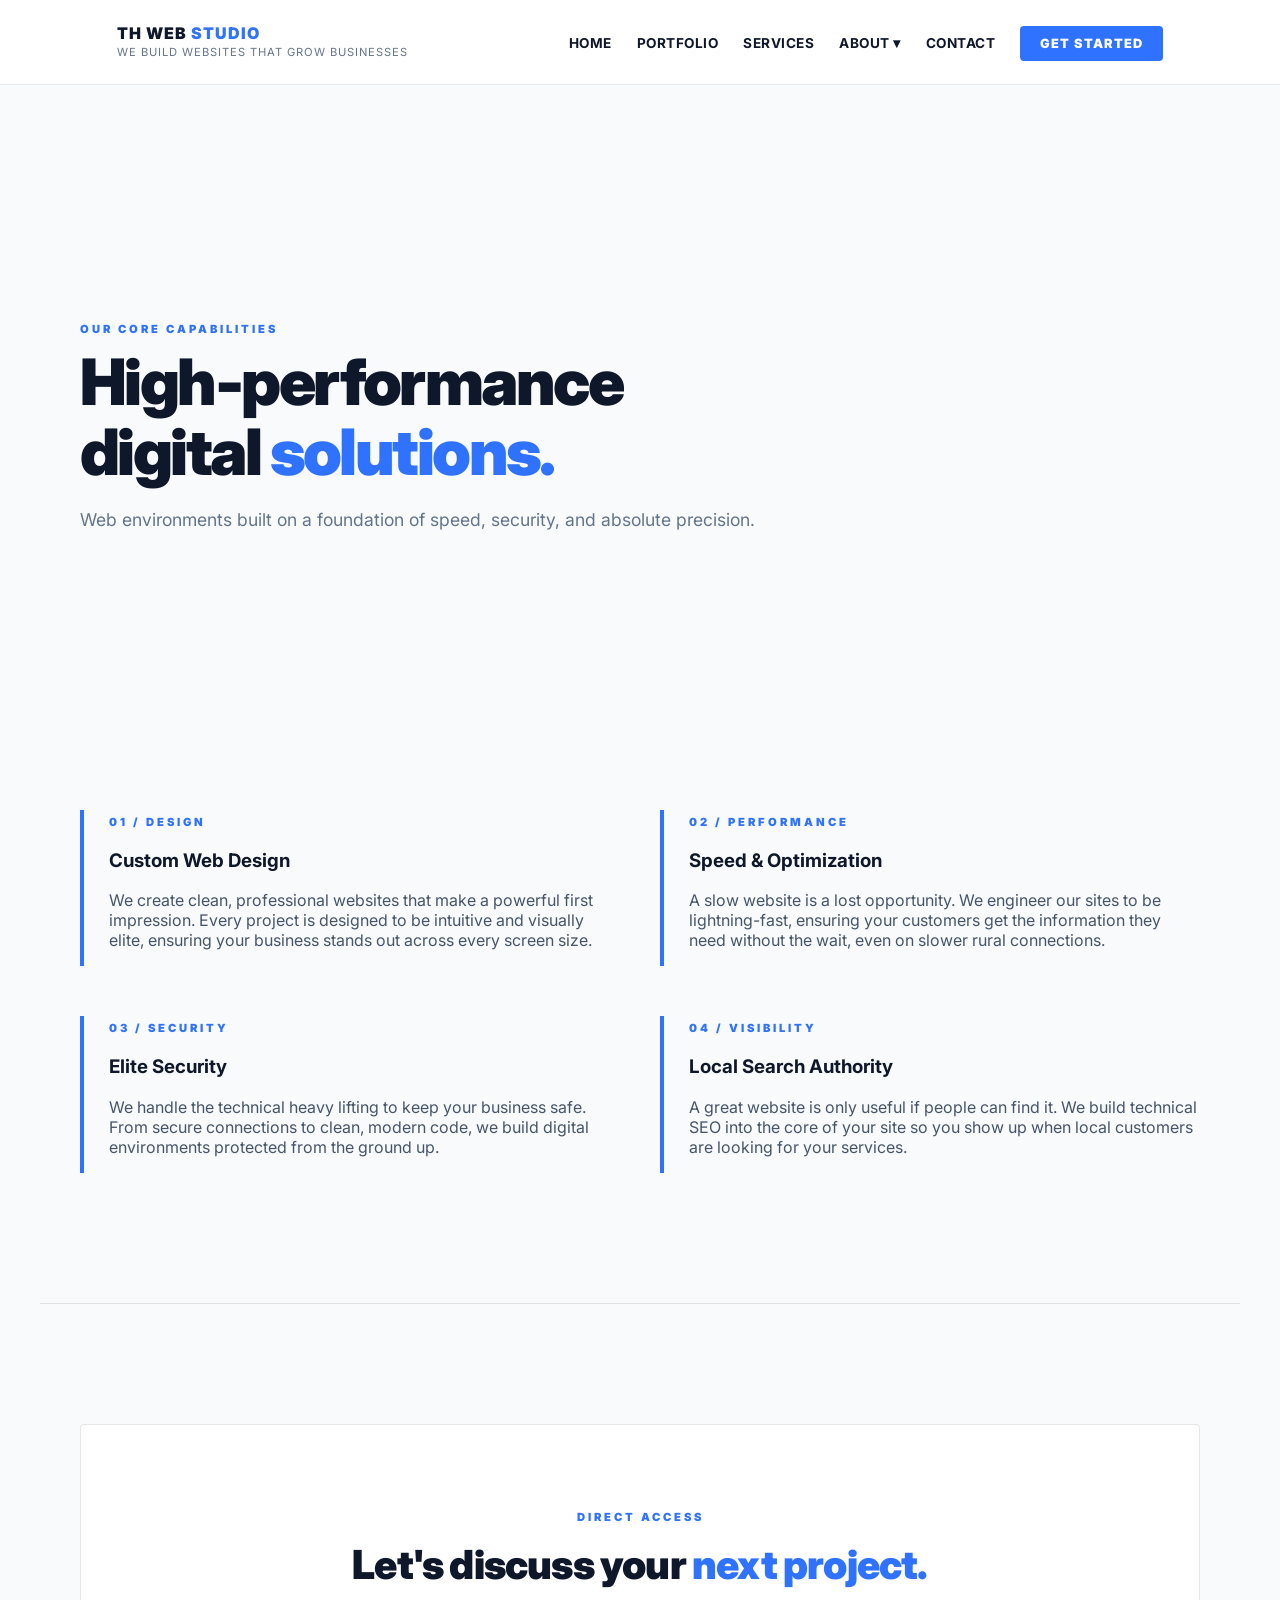
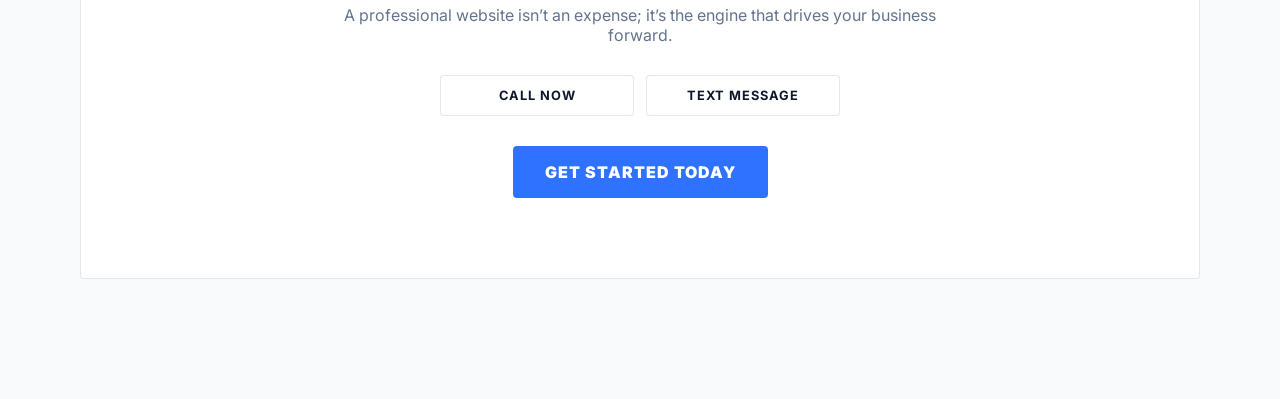
<file: services.html>
<!DOCTYPE html>
<html lang="en">
<head>
    <meta charset="UTF-8">
    <meta name="viewport" content="width=device-width, initial-scale=1.0">
    <title>Services | TH WEB STUDIO</title>
    <link rel="stylesheet" href="style.css?v=1.4">
    <link href="https://fonts.googleapis.com/css2?family=Inter:wght@400;700;900&display=swap" rel="stylesheet">
    <style>
        /* MOBILE SAFETY */
        * {
            box-sizing: border-box;
        }
        html, body {
            overflow-x: hidden;
            width: 100%;
            margin: 0;
            padding: 0;
        }
        .container {
            width: 100%;
            max-width: 100vw;
            padding-left: 20px;
            padding-right: 20px;
            margin-left: auto;
            margin-right: auto;
        }
        .premium-grid {
            display: grid;
            grid-template-columns: repeat(12, 1fr);
            gap: 20px;
            width: 100%;
        }

        /* GLOBAL OVERRIDE FOR SUB-HEADER TEXT */
        .service-card p {
            color: #475569 !important;
            opacity: 1 !important;
        }

        @media (max-width: 768px) {
            h1 {
                word-wrap: break-word;
                overflow-wrap: break-word;
            }
        }

        /* ==========================================================================
           DESKTOP STYLES: Activates on screens wider than 768px 
           Leaves all mobile styles completely unchanged.
           ========================================================================== */
        @media (min-width: 769px) {
            .container {
                max-width: 1200px; /* Binds content row widths nicely on high-res monitors */
                padding-left: 40px;
                padding-right: 40px;
            }

            .premium-grid {
                gap: 40px; /* Gives the grid cards spacious, premium breathing room */
            }

            /* Arranges the 4 service blocks into a clean 2-column wide layout grid */
            .service-card {
                grid-column: span 6 !important; 
                margin-bottom: 10px !important; /* Reduces vertical mobile margins for balanced grid rows */
            }
        }
    </style>
</head>
<body>

    <div id="nav-placeholder"></div>

    <main>
        <section class="hero-section container" style="padding-top: 130px; padding-bottom: 40px;">
            <div class="premium-grid">
                <div class="hero-content" style="grid-column: 1 / span 12;">
                    <span class="eyebrow">OUR CORE CAPABILITIES</span>
                    <h1 style="margin: 10px 0; font-size: clamp(2.5rem, 6vw, 4rem); font-weight: 900; letter-spacing: -0.04em;">High-performance <br>digital <span class="blue-text">solutions.</span></h1>
                    <p class="hero-subtext" style="max-width: 750px;">Web environments built on a foundation of speed, security, and absolute precision.</p>
                </div>
            </div>
        </section>

        <section class="container section-padding" style="padding-top: 0;">
            <div class="premium-grid">
                
                <div class="service-card" style="grid-column: 1 / span 12; margin-bottom: 30px; border-left: 4px solid var(--blue); padding-left: 25px;">
                    <span class="eyebrow">01 / DESIGN</span>
                    <h3>Custom Web Design</h3>
                    <p style="max-width: 850px;">We create clean, professional websites that make a powerful first impression. Every project is designed to be intuitive and visually elite, ensuring your business stands out across every screen size.</p>
                </div>

                <div class="service-card" style="grid-column: 1 / span 12; margin-bottom: 30px; border-left: 4px solid var(--blue); padding-left: 25px;">
                    <span class="eyebrow">02 / PERFORMANCE</span>
                    <h3>Speed & Optimization</h3>
                    <p style="max-width: 850px;">A slow website is a lost opportunity. We engineer our sites to be lightning-fast, ensuring your customers get the information they need without the wait, even on slower rural connections.</p>
                </div>

                <div class="service-card" style="grid-column: 1 / span 12; margin-bottom: 30px; border-left: 4px solid var(--blue); padding-left: 25px;">
                    <span class="eyebrow">03 / SECURITY</span>
                    <h3>Elite Security</h3>
                    <p style="max-width: 850px;">We handle the technical heavy lifting to keep your business safe. From secure connections to clean, modern code, we build digital environments protected from the ground up.</p>
                </div>

                <div class="service-card" style="grid-column: 1 / span 12; border-left: 4px solid var(--blue); padding-left: 25px;">
                    <span class="eyebrow">04 / VISIBILITY</span>
                    <h3>Local Search Authority</h3>
                    <p style="max-width: 850px;">A great website is only useful if people can find it. We build technical SEO into the core of your site so you show up when local customers are looking for your services.</p>
                </div>

            </div>
        </section>

        <section class="container section-padding" style="border-top: 1px solid var(--border);">
            <div class="info-card" style="text-align: center; padding: 80px 40px;">
                <span class="eyebrow">DIRECT ACCESS</span>
                <h2 style="font-weight: 900; font-size: 2.5rem; margin: 15px 0; letter-spacing: -0.02em;">Let's discuss your <span class="blue-text">next project.</span></h2>
                <p style="color: var(--text-muted); margin-bottom: 30px; max-width: 600px; margin-left: auto; margin-right: auto;">
                    A professional website isn’t an expense; it’s the engine that drives your business forward.
                </p>
                
                <div class="card-actions" style="justify-content: center; max-width: 400px; margin: 0 auto 30px;">
                    <a href="tel:6066910471" class="action-link-btn">Call Now</a>
                    <a href="sms:6066910471" class="action-link-btn">Text Message</a>
                </div>

                <a href="contact.html" class="nav-cta-button" style="min-width: 250px;">Get Started Today</a>
            </div>
        </section>
    </main>

    <script src="script.js"></script>
</body>
</html>
</file>
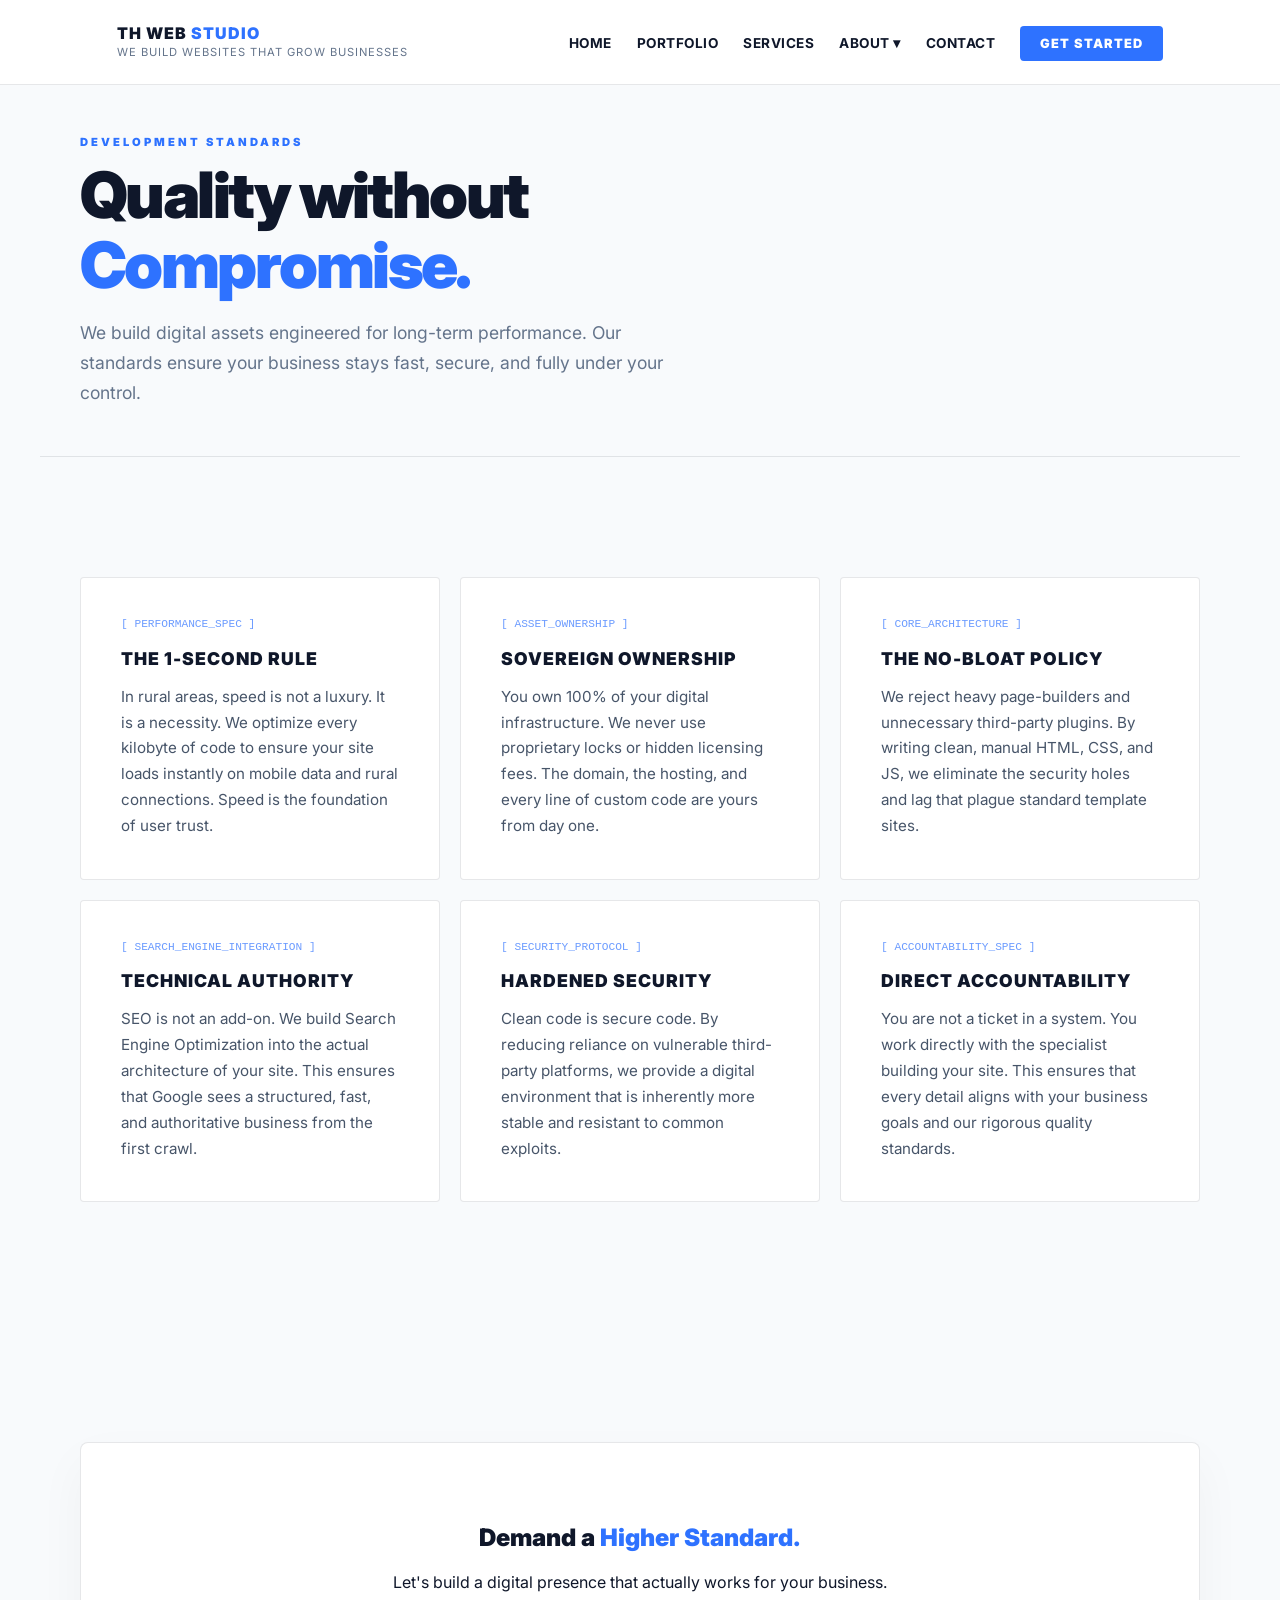
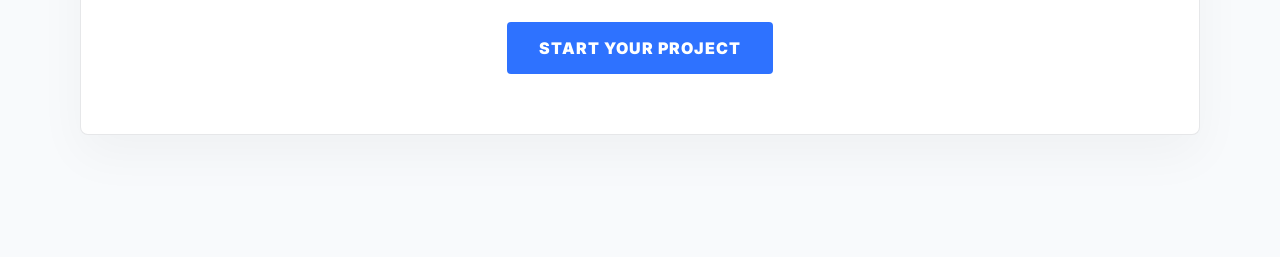
<file: standards.html>
<!DOCTYPE html>
<html lang="en">
<head>
    <meta charset="UTF-8">
    <meta name="viewport" content="width=device-width, initial-scale=1.0">
    <title>Our Standards | TH WEB STUDIO</title>
    <link rel="stylesheet" href="style.css?v=2.4">
    <link href="https://fonts.googleapis.com/css2?family=Inter:wght@400;700;900&display=swap" rel="stylesheet">
    <style>
        /* MOBILE SAFETY & PRECISION OVERRIDES */
        * { box-sizing: border-box; }
        html, body { overflow-x: hidden; width: 100%; margin: 0; padding: 0; }
        .container {
            width: 100%;
            max-width: 100vw;
            padding-left: 20px;
            padding-right: 20px;
            margin-left: auto;
            margin-right: auto;
        }
        .premium-grid {
            display: grid;
            grid-template-columns: repeat(12, 1fr);
            gap: 20px;
            width: 100%;
        }

        /* STANDARDS SPECIFIC STYLING */
        .standard-card {
            background: #ffffff;
            border: 1px solid var(--border);
            padding: 40px;
            border-radius: 4px;
            transition: border-color 0.3s ease;
        }
        .standard-card:hover {
            border-color: var(--blue);
        }
        .standard-card h3 {
            font-weight: 900;
            text-transform: uppercase;
            letter-spacing: 1px;
            font-size: 1.1rem;
            margin-bottom: 15px;
            color: #0f172a;
        }
        .standard-card p {
            color: #475569 !important;
            font-size: 0.95rem;
            line-height: 1.7;
            margin: 0;
        }
        .spec-label {
            font-family: monospace;
            font-size: 0.7rem;
            color: var(--blue);
            display: block;
            margin-bottom: 10px;
            opacity: 0.7;
        }

        @media (max-width: 768px) {
            h1 { word-wrap: break-word; overflow-wrap: break-word; }
            .premium-grid { grid-template-columns: 1fr; }
        }

        /* ==========================================================================
           DESKTOP STYLES: Activates on screens wider than 768px 
           Leaves all mobile styles completely unchanged.
           ========================================================================== */
        @media (min-width: 769px) {
            .container {
                max-width: 1200px;
                padding-left: 40px;
                padding-right: 40px;
            }

            .premium-grid {
                gap: 30px;
            }

            /* Forces a strict 3-column split on desktop to keep rows uniform (3 and 3) */
            .standards-layout {
                grid-template-columns: repeat(3, 1fr) !important;
            }
        }
    </style>
</head>
<body>

    <div id="nav-placeholder"></div>

    <main>
        <section class="hero-section container" style="min-height: 50vh; padding-top: 130px;">
            <div class="premium-grid">
                <div style="grid-column: 1 / span 12;">
                    <span class="eyebrow">DEVELOPMENT STANDARDS</span>
                    <h1 style="margin: 10px 0; font-size: clamp(2.5rem, 6vw, 4rem); font-weight: 900; letter-spacing: -0.04em;">Quality without <br><span class="blue-text">Compromise.</span></h1>
                    <p class="hero-subtext" style="max-width: 600px;">We build digital assets engineered for long-term performance. Our standards ensure your business stays fast, secure, and fully under your control.</p>
                </div>
            </div>
        </section>

        <section class="container section-padding" style="border-top: 1px solid var(--border);">
            <div class="premium-grid standards-layout" style="display: grid; grid-template-columns: repeat(auto-fit, minmax(320px, 1fr)); gap: 20px;">
                
                <div class="standard-card">
                    <span class="spec-label">[ PERFORMANCE_SPEC ]</span>
                    <h3>The 1-Second Rule</h3>
                    <p>In rural areas, speed is not a luxury. It is a necessity. We optimize every kilobyte of code to ensure your site loads instantly on mobile data and rural connections. Speed is the foundation of user trust.</p>
                </div>

                <div class="standard-card">
                    <span class="spec-label">[ ASSET_OWNERSHIP ]</span>
                    <h3>Sovereign Ownership</h3>
                    <p>You own 100% of your digital infrastructure. We never use proprietary locks or hidden licensing fees. The domain, the hosting, and every line of custom code are yours from day one.</p>
                </div>

                <div class="standard-card">
                    <span class="spec-label">[ CORE_ARCHITECTURE ]</span>
                    <h3>The No-Bloat Policy</h3>
                    <p>We reject heavy page-builders and unnecessary third-party plugins. By writing clean, manual HTML, CSS, and JS, we eliminate the security holes and lag that plague standard template sites.</p>
                </div>

                <div class="standard-card">
                    <span class="spec-label">[ SEARCH_ENGINE_INTEGRATION ]</span>
                    <h3>Technical Authority</h3>
                    <p>SEO is not an add-on. We build Search Engine Optimization into the actual architecture of your site. This ensures that Google sees a structured, fast, and authoritative business from the first crawl.</p>
                </div>

                <div class="standard-card">
                    <span class="spec-label">[ SECURITY_PROTOCOL ]</span>
                    <h3>Hardened Security</h3>
                    <p>Clean code is secure code. By reducing reliance on vulnerable third-party platforms, we provide a digital environment that is inherently more stable and resistant to common exploits.</p>
                </div>

                <div class="standard-card">
                    <span class="spec-label">[ ACCOUNTABILITY_SPEC ]</span>
                    <h3>Direct Accountability</h3>
                    <p>You are not a ticket in a system. You work directly with the specialist building your site. This ensures that every detail aligns with your business goals and our rigorous quality standards.</p>
                </div>

            </div>
        </section>

        <section class="container section-padding">
            <div class="contact-form" style="text-align: center; background: #ffffff;">
                <h2 style="font-weight: 900;">Demand a <span class="blue-text">Higher Standard.</span></h2>
                <p style="margin-bottom: 30px;">Let's build a digital presence that actually works for your business.</p>
                <div style="display: flex; justify-content: center;">
                    <a href="contact.html" class="nav-cta-button">Start Your Project</a>
                </div>
            </div>
        </section>
    </main>

    <script src="script.js"></script>
</body>
</html>
</file>
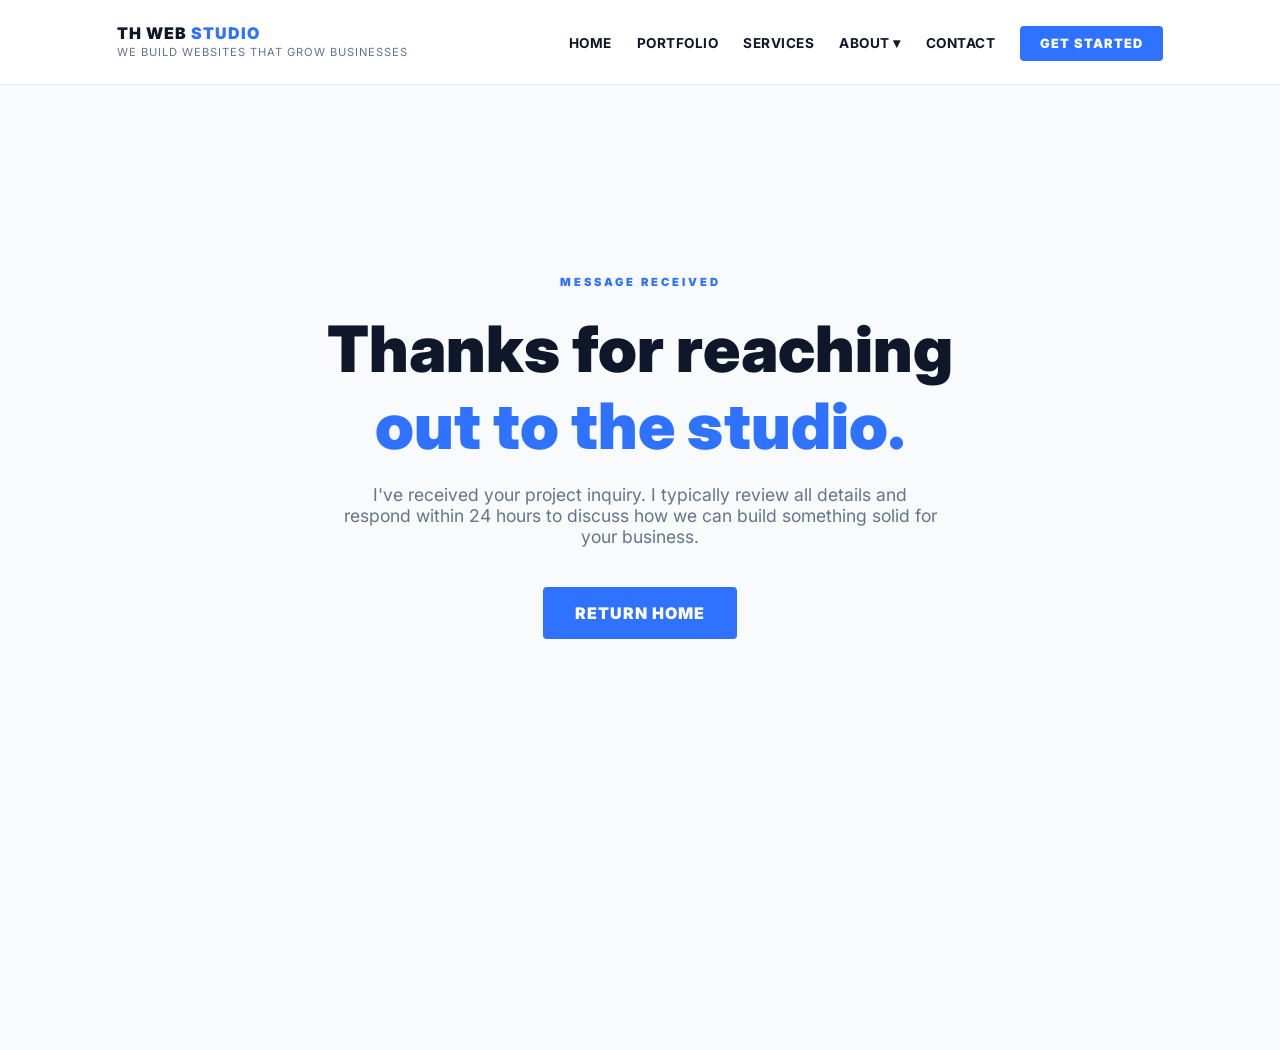
<file: thanks.html>
<!DOCTYPE html>
<html lang="en">
<head>
    <meta charset="UTF-8">
    <meta name="viewport" content="width=device-width, initial-scale=1.0">
    <title>Thank You | TH WEB STUDIO</title>
    <link rel="stylesheet" href="style.css">
    <link href="https://fonts.googleapis.com/css2?family=Inter:wght@400;700;900&display=swap" rel="stylesheet">
</head>
<body class="contact-page">

    <!-- This pulls in your menu just like the other pages -->
    <div id="nav-placeholder"></div>

    <main class="container section-padding" style="margin-top: 150px; text-align: center;">
        <div class="contact-header">
            <span class="eyebrow">MESSAGE RECEIVED</span>
            <h1 style="font-size: clamp(2.5rem, 7vw, 4rem); font-weight: 900; margin: 20px 0;">
                Thanks for reaching <br><span class="blue-text">out to the studio.</span>
            </h1>
            <p style="max-width: 600px; margin: 0 auto 40px; color: #64748b; font-size: 1.1rem;">
                I've received your project inquiry. I typically review all details and respond within 24 hours to discuss how we can build something solid for your business.
            </p>
            
            <a href="index.html" class="nav-cta-button">Return Home</a>
        </div>
    </main>

    <!-- This script is what actually injects the menu into the placeholder above -->
    <script src="script.js"></script>
</body>
</html>
</file>
<file: style.css>
/* 1. THEME & RESET - LIGHT MODE PAINT */
html, body {
    background-color: #f8fafc !important;
    color: #0f172a !important;
    margin: 0; padding: 0; min-height: 100vh; width: 100%;
    scroll-behavior: smooth;
}

:root {
    --bg: #f8fafc;
    --blue: #2e72ff; /* Electric Blue */
    --border: rgba(15, 23, 42, 0.1);
    --white-highlight: #ffffff; 
    --text-muted: #64748b;
}

* { box-sizing: border-box; font-family: 'Inter', sans-serif; }

/* 2. TOP BAR & NAV */
.top-bar {
    position: fixed; top: 0; left: 0; width: 100%; height: 85px;
    background: #ffffff; z-index: 1000;
    border-bottom: 1px solid var(--border); 
    display: flex; align-items: center;
}

.nav-container { 
    display: flex; justify-content: space-between; align-items: center;
    width: 100%; max-width: 1300px; margin: 0 auto; padding: 0 6%; 
}

.brand { text-decoration: none; font-weight: 900; color: #0f172a; text-transform: uppercase; letter-spacing: 1px; }
.accent { color: var(--blue); }

/* 3. DRAWER & OVERLAY */
.side-drawer {
    position: fixed; top: 0; right: -100%; width: 400px; height: 100%;
    background: #ffffff; z-index: 2000; transition: 0.5s ease;
    padding: 40px; border-left: 1px solid var(--border);
}
.side-drawer.open { right: 0; }
.drawer-header { display: flex; justify-content: flex-end; width: 100%; margin-bottom: 20px; }
.close-btn { background: none; border: none; color: #0f172a; font-size: 3.5rem; cursor: pointer; line-height: 0.5; padding: 10px; }

/* 4. MENU LINKS */
.drawer-brand { color: #0f172a; margin-bottom: 40px; font-weight: 900; font-size: 1.5rem; letter-spacing: 1px; border-bottom: 1px solid var(--border); padding-bottom: 20px; }
.drawer-tagline { font-size: 0.7rem; color: var(--text-muted); text-transform: uppercase; letter-spacing: 2px; margin-top: 5px; font-weight: 400; }
.nav-list { list-style: none; padding: 0; margin: 0; }
.nav-list li { margin-bottom: 25px; padding: 0; }
.main-link, .dropdown-btn { text-decoration: none; color: #0f172a; font-size: 1.1rem; font-weight: 900; background: none; border: none; width: 100%; text-align: left; display: flex; justify-content: space-between; cursor: pointer; padding: 0; }
.sub-menu { list-style: none; padding-left: 20px; margin-top: 15px; display: none; border-left: 1px solid var(--blue); }
.sub-menu.show { display: block; }
.sub-menu a { text-decoration: none; color: var(--text-muted); font-size: 0.9rem; display: block; margin-bottom: 10px; }

/* 5. BLUE CTA BUTTON */
.nav-cta-button {
    display: inline-block; background-color: var(--blue); color: #ffffff !important;
    text-align: center; padding: 16px 32px; border-radius: 4px;
    font-weight: 900; text-decoration: none; text-transform: uppercase;
    letter-spacing: 1px; transition: 0.3s ease;
}
.nav-cta-button:hover { background-color: #1d4ed8; transform: translateY(-2px); }

/* 6. LAYOUT ENGINE */
.container { max-width: 1300px; margin: 0 auto; padding: 0 6%; width: 100%; }
.section-padding { padding: 120px 0; }
.premium-grid { display: grid; grid-template-columns: repeat(12, 1fr); gap: 20px; align-items: center; }

/* 7. HERO SECTION (SPLIT LAYOUT) */
.hero-section { min-height: 90vh; display: flex; align-items: center; padding-top: 85px; }
.hero-content { grid-column: 1 / span 6; }
.hero-section h1 { color: #0f172a; font-size: clamp(2.5rem, 5vw, 4.5rem); line-height: 1.1; font-weight: 900; letter-spacing: -0.04em; margin: 24px 0; }
.hero-subtext { font-size: 1.1rem; color: #64748b; max-width: 540px; line-height: 1.7; margin-bottom: 48px; }

.hero-visual {
    grid-column: 7 / span 6;
    display: flex;
    justify-content: flex-end;
    perspective: 1000px;
}

.mockup-container {
    width: 100%;
    max-width: 580px;
    border-radius: 12px;
    overflow: hidden;
    box-shadow: 0 30px 60px rgba(15, 23, 42, 0.12);
    border: 1px solid var(--border);
    transform: rotateY(-6deg) rotateX(2deg);
    transition: transform 0.5s ease;
}

.mockup-container img {
    width: 100%;
    height: auto;
    display: block;
}

/* 8. TECH SCROLLER */
.tech-marquee { 
    background: #ffffff;
    border-top: 1px solid var(--border); 
    border-bottom: 1px solid var(--border); 
    padding: 22px 0; 
    overflow: hidden; 
    white-space: nowrap;
    position: relative;
    mask-image: linear-gradient(to right, transparent, black 15%, black 85%, transparent);
}
.marquee-content { display: flex; align-items: center; animation: marquee 25s linear infinite; }
.marquee-content span { font-size: 0.75rem; font-weight: 900; letter-spacing: 2px; color: #0f172a; padding: 0 40px; text-transform: uppercase; }
.dot { width: 6px; height: 6px; background-color: var(--blue); display: inline-block; border-radius: 1px; opacity: 0.8; }
@keyframes marquee { from { transform: translateX(0); } to { transform: translateX(-50%); } }

/* 9. FEATURED PROJECTS (REFINED) */
.studio-section { border-top: 1px solid var(--border); margin-top: -1px; }
.studio-label { grid-column: 1 / span 4; align-self: start; }
.section-title { font-size: 0.8rem; color: var(--blue); text-transform: uppercase; letter-spacing: 3px; font-weight: 900; }

.studio-body { grid-column: 6 / span 7; align-self: start; }
.studio-body h3 { color: #0f172a; font-size: clamp(1.8rem, 4vw, 2.8rem); line-height: 1.2; font-weight: 900; margin-bottom: 30px; letter-spacing: -0.02em; }
.studio-body p { font-size: 1.1rem; color: #64748b; line-height: 1.8; max-width: 700px; }

.auto-slideshow { 
    width: 100%; 
    height: 500px; 
    position: relative; 
    overflow: hidden; 
    background: #ffffff; 
    border: 1px solid var(--border); 
    margin: 30px 0 20px; 
    border-radius: 8px;
    box-shadow: 0 10px 30px rgba(0,0,0,0.02);
}

.slide { 
    position: absolute; 
    top: 0; left: 0; width: 100%; height: 100%; 
    opacity: 0; transition: opacity 1.2s ease-in-out; z-index: 1; 
    display: flex; align-items: center; justify-content: center;
}

.slide.active { opacity: 1; z-index: 2; }

.slide img { 
    max-width: 100%; 
    max-height: 100%; 
    width: auto; 
    height: auto; 
    object-fit: contain; 
    display: block; 
}

.work-details h4 { color: #0f172a; font-weight: 900; text-transform: uppercase; letter-spacing: 1px; margin-bottom: 5px; font-size: 1rem; }
.work-details p { color: var(--text-muted); font-size: 0.95rem; line-height: 1.5; }

/* 10. BUILD PROCESS - RESPONSIVE CARD GRID */
.process-grid {
    display: grid;
    grid-template-columns: repeat(3, 1fr);
    gap: 20px;
    margin-top: 10px;
}

.process-item {
    display: flex;
    flex-direction: column;
    padding: 0 !important;
    overflow: hidden; /* Clips the image to the border-radius */
    background: #ffffff;
    border: 1px solid var(--border);
    border-radius: 12px; /* Increased for that Elite look */
    transition: transform 0.4s ease, border-color 0.4s ease;
}

.process-item:hover {
    transform: translateY(-8px);
    border-color: var(--blue);
    box-shadow: 0 15px 30px rgba(15, 23, 42, 0.08);
}

.process-image {
    width: 100%;
    height: 200px; /* Adjusted for better symmetry */
    overflow: hidden;
    border-bottom: 1px solid var(--border);
}

.process-image img {
    width: 100%;
    height: 100%;
    object-fit: cover;
    transition: transform 0.6s ease;
}

.process-item:hover .process-image img {
    transform: scale(1.05);
}

.process-text {
    padding: 30px;
    position: relative;
}

.process-text h5 {
    font-size: 1.1rem;
    font-weight: 900;
    margin-bottom: 12px;
    color: #0f172a;
}

.process-text p {
    font-size: 0.9rem;
    line-height: 1.6;
    color: var(--text-muted);
}

.process-text .step-num {
    position: absolute;
    top: 25px;
    right: 25px;
    font-size: 0.75rem;
    font-weight: 900;
    color: var(--blue);
    opacity: 0.4;
}

/* 11. CONTACT DASHBOARD */
.top-contact-grid {
    display: grid;
    grid-template-columns: repeat(3, 1fr);
    gap: 20px;
    margin-bottom: 40px;
}

.card-actions {
    display: flex;
    gap: 12px;
    margin-top: 20px;
}

.action-link-btn {
    flex: 1;
    display: flex;
    align-items: center;
    justify-content: center;
    background: #ffffff;
    color: #0f172a;
    text-decoration: none;
    font-weight: 700;
    font-size: 0.8rem;
    padding: 12px 10px;
    border-radius: 4px;
    border: 1px solid var(--border);
    transition: all 0.3s ease;
    text-transform: uppercase;
    letter-spacing: 1px;
}

.action-link-btn:hover {
    border-color: var(--blue);
    color: var(--blue);
    transform: translateY(-2px);
}

.status-indicator {
    margin-top: 15px;
    display: flex;
    align-items: center;
    gap: 10px;
    font-size: 0.85rem;
    font-weight: 900;
    color: var(--blue);
}

.pulse-dot {
    width: 8px;
    height: 8px;
    background-color: var(--blue);
    border-radius: 50%;
    animation: pulse 2s infinite;
}

@keyframes pulse {
    0% { box-shadow: 0 0 0 0 rgba(46, 114, 255, 0.4); }
    70% { box-shadow: 0 0 0 10px rgba(46, 114, 255, 0); }
    100% { box-shadow: 0 0 0 0 rgba(46, 114, 255, 0); }
}

/* 12. FORM UI & UTILITIES */
.contact-form {
    background: #ffffff;
    border: 1px solid var(--border);
    padding: 60px; border-radius: 8px; box-shadow: 0 20px 50px rgba(0,0,0,0.04);
}

.form-group { margin-bottom: 25px; }

.form-group label {
    display: block;
    font-size: 0.75rem;
    font-weight: 900;
    text-transform: uppercase;
    letter-spacing: 1px;
    margin-bottom: 8px;
    color: var(--text-muted);
}

.form-group input, .form-group textarea {
    width: 100%; background: #f8fafc; border: 1px solid var(--border);
    padding: 18px; color: #0f172a; border-radius: 4px; font-size: 1rem; transition: 0.3s;
}

.form-row { display: grid; grid-template-columns: 1fr 1fr; gap: 20px; margin-bottom: 25px; }

.blue-text { color: var(--blue); }
.eyebrow { font-size: 0.7rem; color: var(--blue); letter-spacing: 3px; font-weight: 900; text-transform: uppercase; }
.info-card { background: #ffffff; border: 1px solid var(--border); padding: 30px; border-radius: 4px; }

/* 13. MEDIA QUERIES (FULL RESPONSIVITY) */
@media (max-width: 1100px) {
    .process-grid, .top-contact-grid {
        grid-template-columns: 1fr;
    }
}

@media (max-width: 992px) {
    .hero-section { padding-top: 120px; text-align: center; }
    .hero-content { grid-column: 1 / span 12; display: flex; flex-direction: column; align-items: center; }
    .hero-visual { grid-column: 1 / span 12; justify-content: center; margin-top: 50px; }
    .mockup-container { transform: none !important; max-width: 100%; }
    
    .studio-label, .studio-body { grid-column: 1 / span 12; }
    .studio-body { margin-top: 30px; }
    .auto-slideshow { height: 300px; margin-top: 20px; }
    .side-drawer { width: 100%; }
    .section-padding { padding: 80px 0; }
    .process-image { height: 220px; }
    .form-row { grid-template-columns: 1fr; }
    .contact-form { padding: 40px 20px; }
}

@media (max-width: 480px) {
    .card-actions { flex-direction: column; }
    .phone-display-top { font-size: 1.2rem; }
}

/* 14. SERVICES PAGE SPECIFIC FIX */
.service-card p {
    color: #475569 !important;
}
</file>
